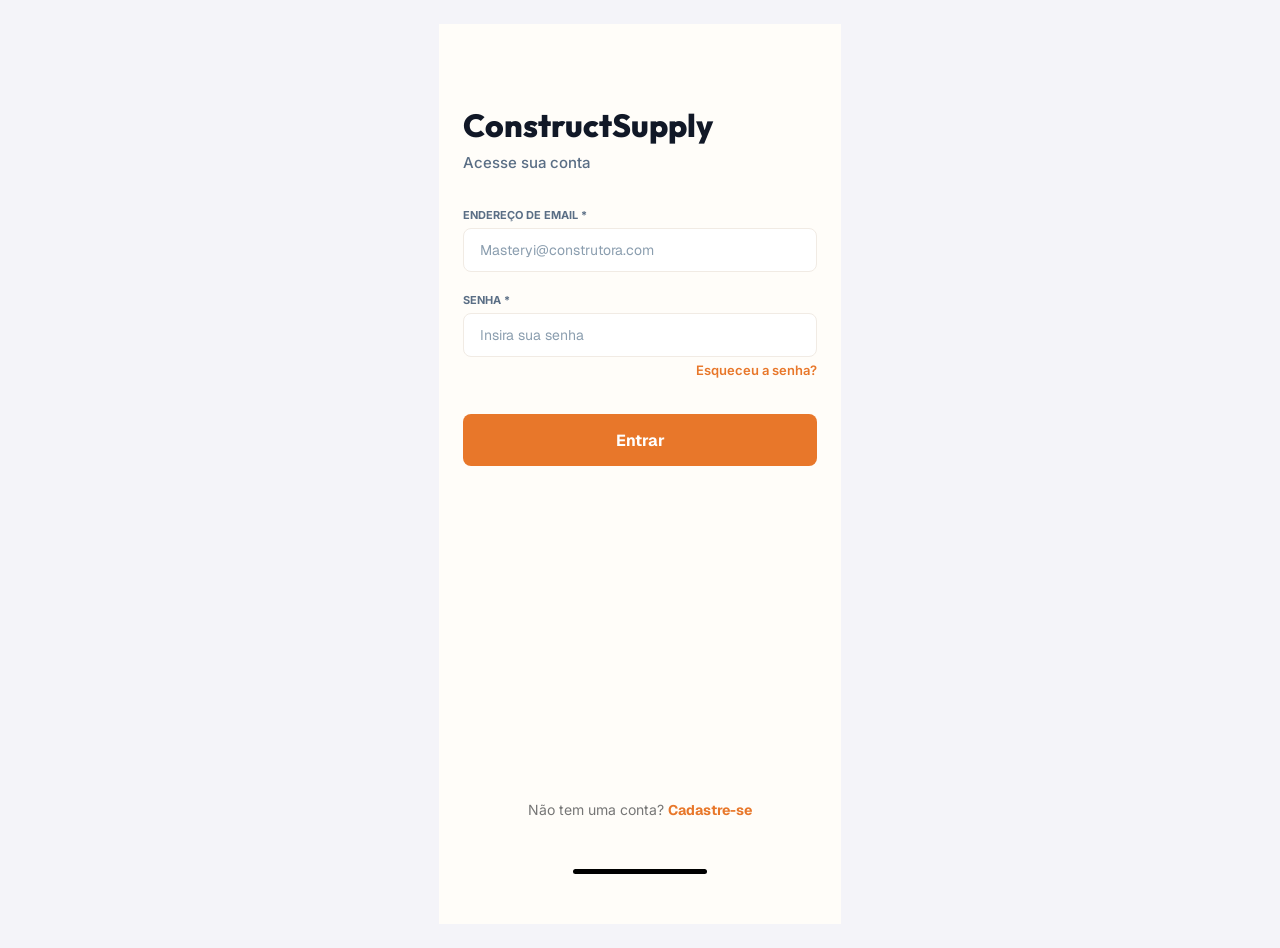
<file: index.html>
<!DOCTYPE html>
<html lang="pt-BR">
<head>
  <meta charset="UTF-8">
  <meta name="viewport" content="width=device-width, initial-scale=1.0">
  <title>ConstructSupply - Login</title>
  <link rel="stylesheet" href="style.css">
</head>
<body data-tela="index">

  <main class="entrar-conteiner">

    <!-- head -->
    <header class="entrar-cabecalho">
      <h1 class="marca-titulo">ConstructSupply</h1>
      <p class="subtitulo">Acesse sua conta</p>
    </header>

    <!-- forms de acesso -->
    <form class="entrar-formulario" action="#" method="POST" data-destino-envio="Entrar-selecao.html">
      <div class="grupo-campo">
        <label for="email">ENDEREÇO DE EMAIL *</label>
        <input type="email" id="email" name="email" placeholder="Masteryi@construtora.com" required>
      </div>

      <div class="grupo-campo">
        <label for="password">SENHA *</label>
        <input type="password" id="password" name="password" placeholder="Insira sua senha" required>
        <a href="#" class="esqueceu-senha" data-sem-destino="recuperacao-de-senha">Esqueceu a senha?</a>
      </div>

      <button type="submit" class="botao-entrar">Entrar</button>
    </form>

    <!-- rodapé -->
    <footer class="entrar-rodape">
      <p>Não tem uma conta? <a href="selecao-tipo-conta-cadastro.html" class="cadastro-link" data-ir-para="selecao-tipo-conta-cadastro.html">Cadastre-se</a></p>
    </footer>

  </main>

  <div class="risco-preto"></div>  <!-- não mexer nisso, só desbri que o risco preto é coisa do iphone depois que achei bonito e coloquei ele na tela, mas se brincar, se tu tirar ele tudo deve quebrar :p -->

  <script src="script.js" defer></script>
</body>
</html>
</file>
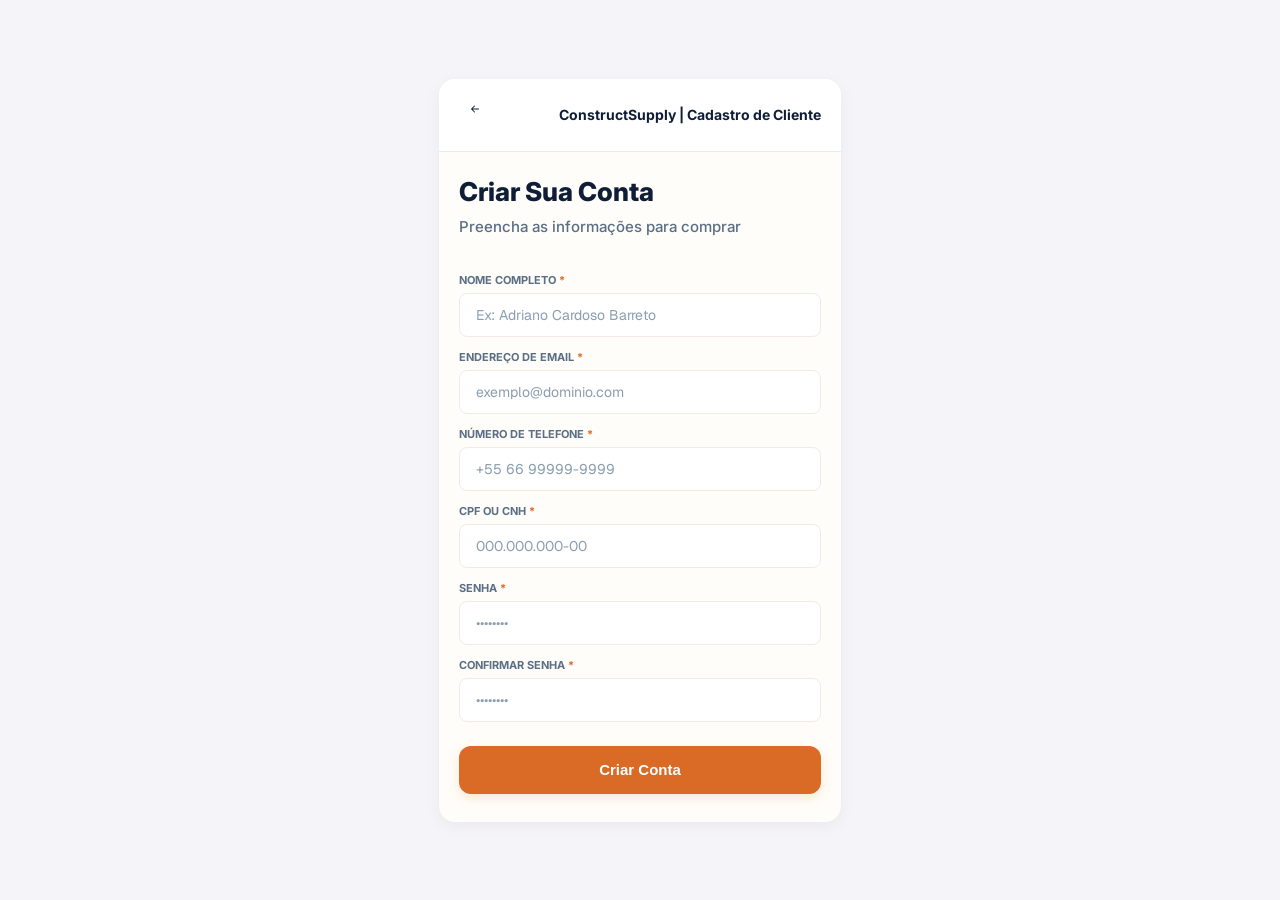
<file: cadastro-cliente.html>
<!DOCTYPE html>
<html lang="pt-BR">
<head>
  <meta charset="UTF-8">
  <meta name="viewport" content="width=device-width, initial-scale=1.0">
  <title>ConstructSupply | Cadastro de Cliente</title>
  <link rel="stylesheet" href="style.css">
</head>
<body data-tela="cadastro-cliente">

  <main class="cartao-conteiner">

    <!-- vai ser a barra superior e navegação -->
    <nav class="navegacao-superior">
      <button type="button" class="botao-voltar" aria-label="Voltar" data-voltar data-destino-alternativo="selecao-tipo-conta-cadastro.html"><svg xmlns="http://www.w3.org/2000/svg" width="16" height="16" fill="currentColor" class="bi bi-arrow-left-short" aria-hidden="true" viewBox="0 0 16 16">
  <path fill-rule="evenodd" d="M12 8a.5.5 0 0 1-.5.5H5.707l2.147 2.146a.5.5 0 0 1-.708.708l-3-3a.5.5 0 0 1 0-.708l3-3a.5.5 0 1 1 .708.708L5.707 7.5H11.5a.5.5 0 0 1 .5.5"/>
</svg></button>
      <span class="navegacao-titulo">ConstructSupply | Cadastro de Cliente</span>
    </nav>

    <!-- fica com o cabeçalho -->
    <header class="cartao-cabecalho">
      <h1 class="titulo">Criar Sua Conta</h1>
      <p class="subtitulo">Preencha as informações para comprar</p>
    </header>

    <!-- formulário dos cadastro -->
    <form class="cadastro-formulario" action="" method="POST" data-destino-envio="catalogo-marketplace-cliente.html">

      <div class="grupo-campo">
        <label for="nome">Nome Completo <span class="obrigatorio">*</span></label>
        <input type="text" id="nome" name="nome" placeholder="Ex: Adriano Cardoso Barreto" required>
      </div>

      <div class="grupo-campo">
        <label for="email">Endereço de Email <span class="obrigatorio">*</span></label>
        <input type="email" id="email" name="email" placeholder="exemplo@dominio.com" required>
      </div>

      <div class="grupo-campo">
        <label for="telefone">Número de Telefone <span class="obrigatorio">*</span></label>
        <input type="tel" id="telefone" name="telefone" placeholder="+55 66 99999-9999" required>
      </div>

      <div class="grupo-campo">
        <label for="documento">CPF ou CNH <span class="obrigatorio">*</span></label>
        <input type="text" id="documento" name="documento" placeholder="000.000.000-00" required>
      </div>

      <div class="grupo-campo">
        <label for="password">Senha <span class="obrigatorio">*</span></label>
        <input type="password" id="password" name="password" placeholder="••••••••" required>
      </div>

      <div class="grupo-campo">
        <label for="confirm-password">Confirmar Senha <span class="obrigatorio">*</span></label>
        <input type="password" id="confirm-password" name="confirm_password" placeholder="••••••••" required>
      </div>

      <!-- botão pra envia -->
      <button type="submit" class="botao-principal">Criar Conta</button>
    </form>

  </main>

  <script src="script.js" defer></script>
</body>
</html>
</file>
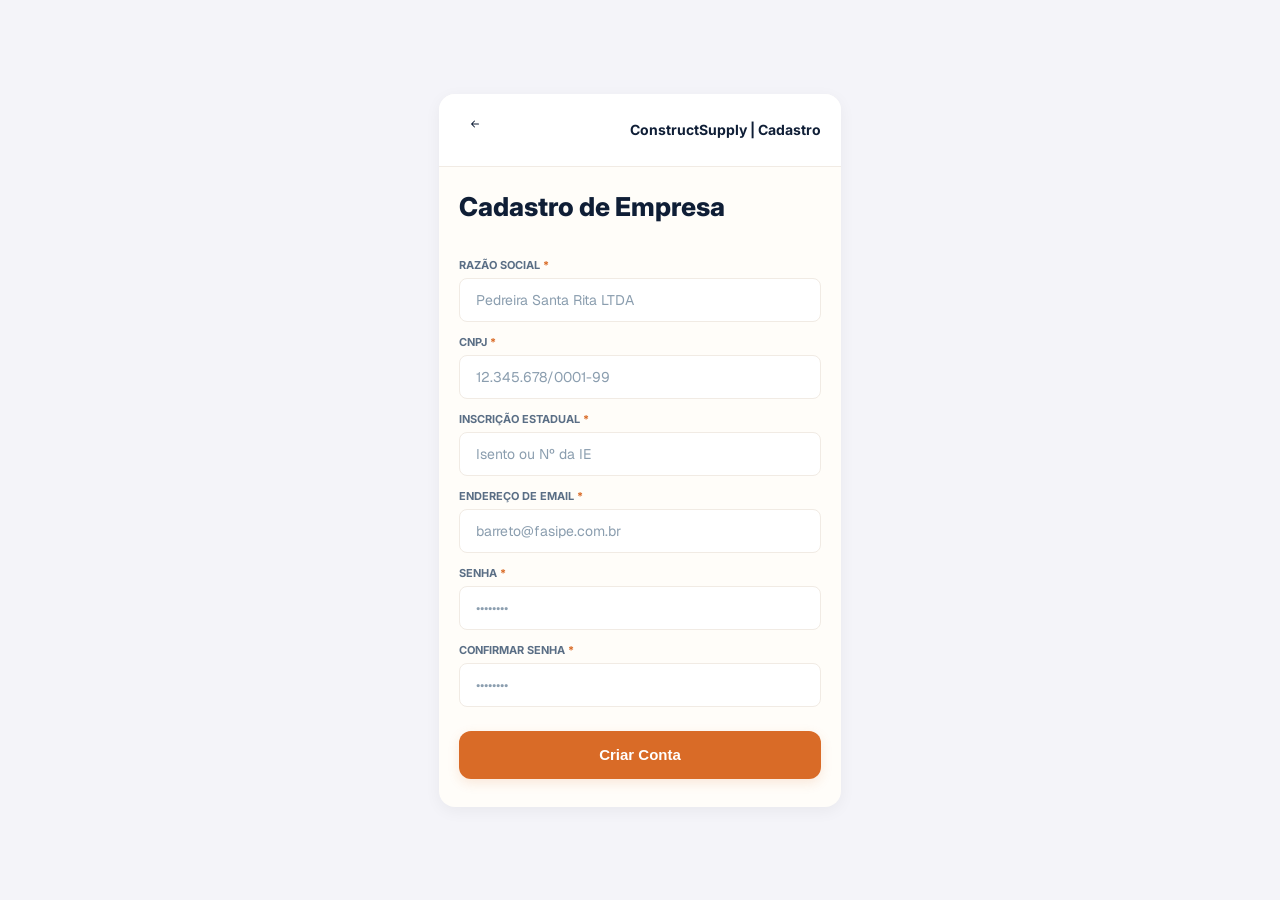
<file: cadastro-empresa.html>
<!DOCTYPE html>
<html lang="pt-BR">
<head>
  <meta charset="UTF-8">
  <meta name="viewport" content="width=device-width, initial-scale=1.0">
  <title>ConstructSupply | Cadastro de Empresa</title>
  <link rel="stylesheet" href="style.css">
</head>
<body data-tela="cadastro-empresa">

  <main class="cartao-conteiner">

    <!-- barra superior que que segura o nome da página não esquece qu etodos çao assim -->
    <nav class="navegacao-superior">
      <button type="button" class="botao-voltar" aria-label="Voltar" data-voltar data-destino-alternativo="selecao-tipo-conta-cadastro.html"><svg xmlns="http://www.w3.org/2000/svg" width="16" height="16" fill="currentColor" class="bi bi-arrow-left-short" aria-hidden="true" viewBox="0 0 16 16">
  <path fill-rule="evenodd" d="M12 8a.5.5 0 0 1-.5.5H5.707l2.147 2.146a.5.5 0 0 1-.708.708l-3-3a.5.5 0 0 1 0-.708l3-3a.5.5 0 1 1 .708.708L5.707 7.5H11.5a.5.5 0 0 1 .5.5"/>
</svg></button>
      <span class="navegacao-titulo">ConstructSupply | Cadastro</span>
    </nav>

    <!-- cabeçalho -->
    <header class="cartao-cabecalho">
      <h1 class="titulo">Cadastro de Empresa</h1>
    </header>

    <!-- formulário de cadastro pra empresa -->
    <form class="cadastro-formulario" action="#" method="POST" data-destino-envio="painel-lojista-empresa.html">

      <!-- razão social -->
      <div class="grupo-campo">
        <label for="razao-social">Razão Social <span class="obrigatorio">*</span></label>
        <input type="text" id="razao-social" name="razao_social" placeholder="Pedreira Santa Rita LTDA" required>
      </div>

      <div class="grupo-campo">
        <label for="cnpj">CNPJ <span class="obrigatorio">*</span></label>
        <input type="text" id="cnpj" name="cnpj" placeholder="12.345.678/0001-99" required>
      </div>

      <!-- inscrição estadual -->
      <div class="grupo-campo">
        <label for="ie">Inscrição Estadual <span class="obrigatorio">*</span></label>
        <input type="text" id="ie" name="inscricao_estadual" placeholder="Isento ou Nº da IE" required>
      </div>

      <!-- endereço de e - mail ou gmail, (pesquisa lá a diferença) -->
      <div class="grupo-campo">
        <label for="email">Endereço de Email <span class="obrigatorio">*</span></label>
        <input type="email" id="email" name="email" placeholder="barreto@fasipe.com.br" required>
      </div>

      <div class="grupo-campo">
        <label for="password">Senha <span class="obrigatorio">*</span></label>
        <input type="password" id="password" name="password" placeholder="••••••••" required>
      </div>

      <div class="grupo-campo">
        <label for="confirm-password">Confirmar Senha <span class="obrigatorio">*</span></label>
        <input type="password" id="confirm-password" name="confirm_password" placeholder="••••••••" required>
      </div>

      <!-- botão de apertar -->
      <button type="submit" class="botao-principal">Criar Conta</button>
    </form>

  </main>

  <script src="script.js" defer></script>
</body>
</html>
</file>
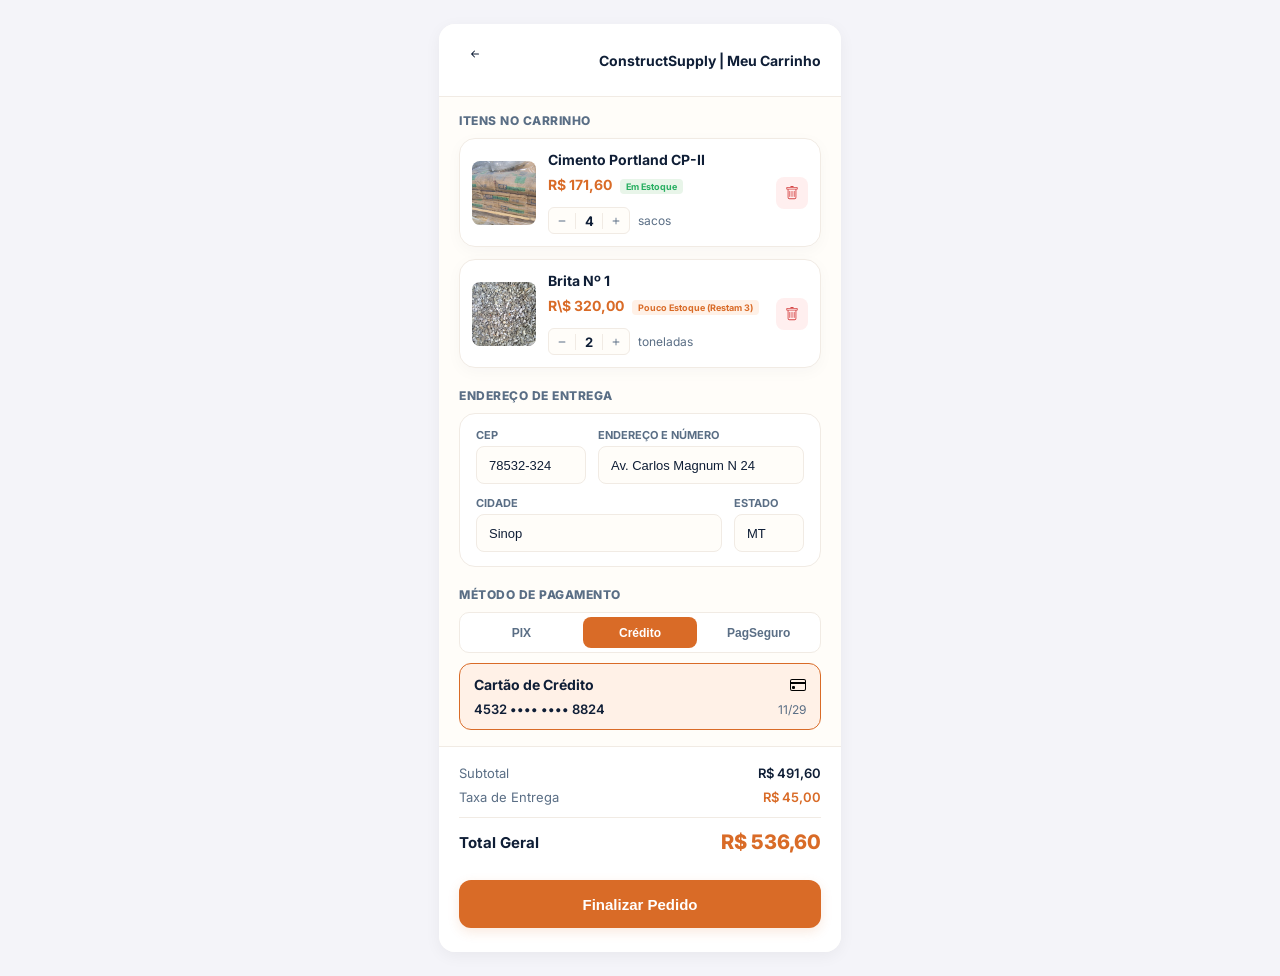
<file: carrinho-produtos-cliente.html>
<!DOCTYPE html>
<html lang="pt-BR">
<head>
  <meta charset="UTF-8">
  <meta name="viewport" content="width=device-width, initial-scale=1.0">
  <title>ConstructSupply | Meu Carrinho</title>
  <link rel="stylesheet" href="style.css">
</head>
<body data-tela="carrinho-produtos-cliente">

  <main class="cartao-conteiner">

    <!-- barra de navegação superior -->
    <nav class="navegacao-superior">
      <button type="button" class="botao-voltar" aria-label="Voltar" data-voltar data-destino-alternativo="catalogo-marketplace-cliente.html"><svg xmlns="http://www.w3.org/2000/svg" width="16" height="16" fill="currentColor" class="bi bi-arrow-left-short" aria-hidden="true" viewBox="0 0 16 16">
  <path fill-rule="evenodd" d="M12 8a.5.5 0 0 1-.5.5H5.707l2.147 2.146a.5.5 0 0 1-.708.708l-3-3a.5.5 0 0 1 0-.708l3-3a.5.5 0 1 1 .708.708L5.707 7.5H11.5a.5.5 0 0 1 .5.5"/>
</svg></button>
      <span class="navegacao-titulo">ConstructSupply | Meu Carrinho</span>
    </nav>

    <div class="carrinho-conteudo">

      <!-- seção: ytens no carinho -->
      <section>
        <h2 class="secao-selo-titulo">Itens no Carrinho</h2>

        <div class="carrinho-itens-lista">

          <article class="carrinho-item">
            <img src="imagens/cimento-portland.jpg" alt="Sacos de cimento Portland para construção" class="item-imagem">

            <div class="item-detalhes">
              <h3 class="item-nome">Cimento Portland CP-II</h3>

              <div class="item-preco-situacao">
                <span class="item-preco">R$ 171,60</span>
                <span class="situacao-etiqueta etiqueta-sucesso">Em Estoque</span>
              </div>

              <div class="item-quantidade-linha">
                <div class="quantidade-controle">
                  <button type="button" class="quantidade-botao" aria-label="Diminuir"><svg xmlns="http://www.w3.org/2000/svg" width="16" height="16" fill="currentColor" class="bi bi-dash" aria-hidden="true" viewBox="0 0 16 16">
  <path d="M4 8a.5.5 0 0 1 .5-.5h7a.5.5 0 0 1 0 1h-7A.5.5 0 0 1 4 8"/>
</svg></button>
                  <span class="quantidade-valor">4</span>
                  <button type="button" class="quantidade-botao" aria-label="Aumentar"><svg xmlns="http://www.w3.org/2000/svg" width="16" height="16" fill="currentColor" class="bi bi-plus" aria-hidden="true" viewBox="0 0 16 16">
  <path d="M8 4a.5.5 0 0 1 .5.5v3h3a.5.5 0 0 1 0 1h-3v3a.5.5 0 0 1-1 0v-3h-3a.5.5 0 0 1 0-1h3v-3A.5.5 0 0 1 8 4"/>
</svg></button>
                </div>
                <span class="unidade-rotulo">sacos</span>
              </div>
            </div>

            <button type="button" class="botao-remover" aria-label="Remover item">
              <svg xmlns="http://www.w3.org/2000/svg" width="16" height="16" fill="currentColor" class="bi bi-trash" aria-hidden="true" viewBox="0 0 16 16">
  <path d="M5.5 5.5A.5.5 0 0 1 6 6v6a.5.5 0 0 1-1 0V6a.5.5 0 0 1 .5-.5m2.5 0a.5.5 0 0 1 .5.5v6a.5.5 0 0 1-1 0V6a.5.5 0 0 1 .5-.5m3 .5a.5.5 0 0 0-1 0v6a.5.5 0 0 0 1 0z"/>
  <path d="M14.5 3a1 1 0 0 1-1 1H13v9a2 2 0 0 1-2 2H5a2 2 0 0 1-2-2V4h-.5a1 1 0 0 1-1-1V2a1 1 0 0 1 1-1H6a1 1 0 0 1 1-1h2a1 1 0 0 1 1 1h3.5a1 1 0 0 1 1 1zM4.118 4 4 4.059V13a1 1 0 0 0 1 1h6a1 1 0 0 0 1-1V4.059L11.882 4zM2.5 3h11V2h-11z"/>
</svg>
            </button>
          </article>

          <article class="carrinho-item">
            <img src="imagens/brita.jpg" alt="Brita de granulometria nº 1 para construção" class="item-imagem">

            <div class="item-detalhes">
              <h3 class="item-nome">Brita Nº 1</h3>

              <div class="item-preco-situacao">
                <span class="item-preco">R\$ 320,00</span>
                <span class="situacao-etiqueta etiqueta-aviso">Pouco Estoque (Restam 3)</span>
              </div>

              <div class="item-quantidade-linha">
                <div class="quantidade-controle">
                  <button type="button" class="quantidade-botao" aria-label="Diminuir"><svg xmlns="http://www.w3.org/2000/svg" width="16" height="16" fill="currentColor" class="bi bi-dash" aria-hidden="true" viewBox="0 0 16 16">
  <path d="M4 8a.5.5 0 0 1 .5-.5h7a.5.5 0 0 1 0 1h-7A.5.5 0 0 1 4 8"/>
</svg></button>
                  <span class="quantidade-valor">2</span>
                  <button type="button" class="quantidade-botao" aria-label="Aumentar"><svg xmlns="http://www.w3.org/2000/svg" width="16" height="16" fill="currentColor" class="bi bi-plus" aria-hidden="true" viewBox="0 0 16 16">
  <path d="M8 4a.5.5 0 0 1 .5.5v3h3a.5.5 0 0 1 0 1h-3v3a.5.5 0 0 1-1 0v-3h-3a.5.5 0 0 1 0-1h3v-3A.5.5 0 0 1 8 4"/>
</svg></button>
                </div>
                <span class="unidade-rotulo">toneladas</span>
              </div>
            </div>

            <button type="button" class="botao-remover" aria-label="Remover item">
              <svg xmlns="http://www.w3.org/2000/svg" width="16" height="16" fill="currentColor" class="bi bi-trash" aria-hidden="true" viewBox="0 0 16 16">
  <path d="M5.5 5.5A.5.5 0 0 1 6 6v6a.5.5 0 0 1-1 0V6a.5.5 0 0 1 .5-.5m2.5 0a.5.5 0 0 1 .5.5v6a.5.5 0 0 1-1 0V6a.5.5 0 0 1 .5-.5m3 .5a.5.5 0 0 0-1 0v6a.5.5 0 0 0 1 0z"/>
  <path d="M14.5 3a1 1 0 0 1-1 1H13v9a2 2 0 0 1-2 2H5a2 2 0 0 1-2-2V4h-.5a1 1 0 0 1-1-1V2a1 1 0 0 1 1-1H6a1 1 0 0 1 1-1h2a1 1 0 0 1 1 1h3.5a1 1 0 0 1 1 1zM4.118 4 4 4.059V13a1 1 0 0 0 1 1h6a1 1 0 0 0 1-1V4.059L11.882 4zM2.5 3h11V2h-11z"/>
</svg>
            </button>
          </article>
        </div>
      </section>

      <!-- seção: endereço pra enntrega -->
      <section>
        <h2 class="secao-selo-titulo">Endereço de Entrega</h2>

        <div class="endereco-caixa">
          <div class="formulario-linha">
            <div class="campo-entrada coluna-cep">
              <label for="cep">CEP</label>
              <input type="text" id="cep" value="78532-324" readonly>
            </div>
            <div class="campo-entrada coluna-endereco">
              <label for="address">Endereço e Número</label>
              <input type="text" id="address" value="Av. Carlos Magnum N 24" readonly>
            </div>
          </div>

          <div class="formulario-linha">
            <div class="campo-entrada coluna-cidade">
              <label for="city">Cidade</label>
              <input type="text" id="city" value="Sinop" readonly>
            </div>
            <div class="campo-entrada coluna-estado">
              <label for="uf">Estado</label>
              <input type="text" id="uf" value="MT" readonly>
            </div>
          </div>
        </div>
      </section>

      <!-- seção: nétodo de pagamento -->
      <section>
        <h2 class="secao-selo-titulo">Método de Pagamento</h2>

        <!-- seleciona o métodos -->
        <div class="pagamento-abas">
          <button type="button" class="aba-botao">PIX</button>
          <button type="button" class="aba-botao ativo">Crédito</button>
          <button type="button" class="aba-botao">PagSeguro</button>
        </div>

        <!-- cartão selecionado (lembar de colocar o icone certo do bots lá) -->
        <div class="ativo-cartao-previa">
          <div class="cartao-linha-superior">
            <span class="cartao-tipo">Cartão de Crédito</span>
            <svg xmlns="http://www.w3.org/2000/svg" width="16" height="16" fill="currentColor" class="bi bi-credit-card" aria-hidden="true" viewBox="0 0 16 16">
  <path d="M0 4a2 2 0 0 1 2-2h12a2 2 0 0 1 2 2v8a2 2 0 0 1-2 2H2a2 2 0 0 1-2-2zm2-1a1 1 0 0 0-1 1v1h14V4a1 1 0 0 0-1-1zm13 4H1v5a1 1 0 0 0 1 1h12a1 1 0 0 0 1-1z"/>
  <path d="M2 10a1 1 0 0 1 1-1h1a1 1 0 0 1 1 1v1a1 1 0 0 1-1 1H3a1 1 0 0 1-1-1z"/>
</svg>
          </div>
          <div class="cartao-linha-inferior">
            <span class="cartao-digitos">4532 •••• •••• 8824</span>
            <span class="cartao-validade">11/29</span>
          </div>
        </div>
      </section>

    </div>

    <!-- rodapé com valores e botão pra finalizar o pedido -->
    <footer class="pedido-resumo">
      <div class="resumo-linhas">
        <div class="resumo-linha">
          <span>Subtotal</span>
          <span class="valor-escuro">R$ 491,60</span>
        </div>
        <div class="resumo-linha">
          <span>Taxa de Entrega</span>
          <span class="valor-destaque">R$ 45,00</span>
        </div>
        <hr class="resumo-divisoria">
        <div class="resumo-linha total-linha">
          <span>Total Geral</span>
          <span class="total-preco">R$ 536,60</span>
        </div>
      </div>

      <button type="button" class="botao-principal" data-sem-destino="confirmacao-de-pedido">Finalizar Pedido</button>
    </footer>

  </main>

  <script src="script.js" defer></script>
</body>
</html>
</file>
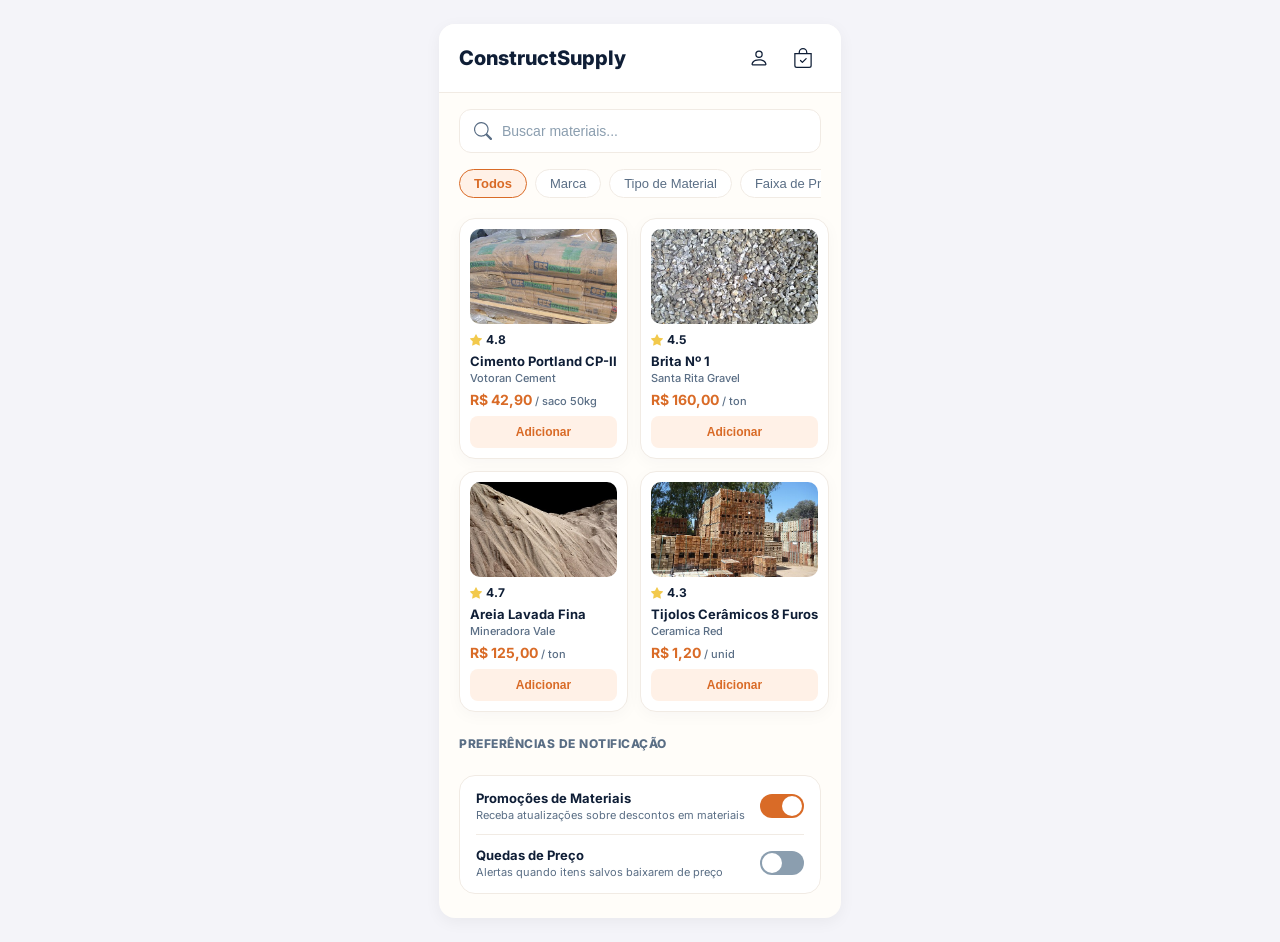
<file: catalogo-marketplace-cliente.html>
<!DOCTYPE html>
<html lang="pt-BR">
<head>
  <meta charset="UTF-8">
  <meta name="viewport" content="width=device-width, initial-scale=1.0">
  <title>ConstructSupply | Catálogo de Materiais</title>
  <link rel="stylesheet" href="style.css">
</head>
<body data-tela="catalogo-marketplace-cliente">

  <main class="cartao-conteiner">

    <!-- barra de cima primeira -->
    <header class="principal-cabecalho">
      <h1 class="logotipo-titulo">ConstructSupply</h1>
      <div class="cabecalho-acoes">
        <!-- icone perfil -->
        <a href="perfil-cliente.html" class="icone-botao" aria-label="Meu Perfil" data-ir-para="perfil-cliente.html">
          <svg xmlns="http://www.w3.org/2000/svg" width="16" height="16" fill="currentColor" class="bi bi-person" aria-hidden="true" viewBox="0 0 16 16">
  <path d="M8 8a3 3 0 1 0 0-6 3 3 0 0 0 0 6m2-3a2 2 0 1 1-4 0 2 2 0 0 1 4 0m4 8c0 1-1 1-1 1H3s-1 0-1-1 1-4 6-4 6 3 6 4m-1-.004c-.001-.246-.154-.986-.832-1.664C11.516 10.68 10.289 10 8 10s-3.516.68-4.168 1.332c-.678.678-.83 1.418-.832 1.664z"/>
</svg>
        </a>
        <!-- icone carrinho/sacola -->
        <button type="button" class="icone-botao" aria-label="Carrinho de Compras" data-ir-para="carrinho-produtos-cliente.html">
          <svg xmlns="http://www.w3.org/2000/svg" width="16" height="16" fill="currentColor" class="bi bi-bag-check" aria-hidden="true" viewBox="0 0 16 16">
  <path fill-rule="evenodd" d="M10.854 8.146a.5.5 0 0 1 0 .708l-3 3a.5.5 0 0 1-.708 0l-1.5-1.5a.5.5 0 0 1 .708-.708L7.5 10.793l2.646-2.647a.5.5 0 0 1 .708 0"/>
  <path d="M8 1a2.5 2.5 0 0 1 2.5 2.5V4h-5v-.5A2.5 2.5 0 0 1 8 1m3.5 3v-.5a3.5 3.5 0 1 0-7 0V4H1v10a2 2 0 0 0 2 2h10a2 2 0 0 0 2-2V4zM2 5h12v9a1 1 0 0 1-1 1H3a1 1 0 0 1-1-1z"/>
</svg>
        </button>
      </div>
    </header>

    <div class="catalogo-conteudo">

      <!-- campo de pesquisa -->
      <div class="busca-caixa">
        <svg xmlns="http://www.w3.org/2000/svg" width="16" height="16" fill="currentColor" class="bi bi-search" aria-hidden="true" viewBox="0 0 16 16">
  <path d="M11.742 10.344a6.5 6.5 0 1 0-1.397 1.398h-.001q.044.06.098.115l3.85 3.85a1 1 0 0 0 1.415-1.414l-3.85-3.85a1 1 0 0 0-.115-.1zM12 6.5a5.5 5.5 0 1 1-11 0 5.5 5.5 0 0 1 11 0"/>
</svg>
        <input type="search" placeholder="Buscar materiais..." aria-label="Buscar materiais">
      </div>

      <!-- piltros rápidos (Horizontal Scroll) -->
      <nav class="filtros-categoria" aria-label="Filtros de categoria">
        <button type="button" class="filtro ativo">Todos</button>
        <button type="button" class="filtro">Marca</button>
        <button type="button" class="filtro">Tipo de Material</button>
        <button type="button" class="filtro">Faixa de Preço</button>
      </nav>

      <!-- quadrado de Produtos -->
      <section class="produtos-grade" aria-label="Lista de produtos">

        <article class="item-cartao">
          <img src="imagens/cimento-portland.jpg" alt="Sacos de cimento Portland para construção" class="item-miniatura">
          <div class="item-corpo">
            <div class="avaliacao-selo">
              <svg xmlns="http://www.w3.org/2000/svg" width="16" height="16" fill="currentColor" class="bi bi-star-fill estrela-icone" aria-hidden="true" viewBox="0 0 16 16">
  <path d="M3.612 15.443c-.386.198-.824-.149-.746-.592l.83-4.73L.173 6.765c-.329-.314-.158-.888.283-.95l4.898-.696L7.538.792c.197-.39.73-.39.927 0l2.184 4.327 4.898.696c.441.064.612.636.282.95l-3.522 3.356.83 4.73c.078.443-.36.79-.746.592L8 13.187l-4.389 2.256z"/>
</svg>
              <span >4.8</span>
            </div>
            <h2 class="item-titulo">Cimento Portland CP-II</h2>
            <span class="item-marca">Votoran Cement</span>
            <p class="item-preco">R$ 42,90 <small>/ saco 50kg</small></p>
          </div>
          <button type="button" class="botao-adicionar">Adicionar</button>
        </article>

        <article class="item-cartao">
          <img src="imagens/brita.jpg" alt="Brita de granulometria nº 1 para construção" class="item-miniatura">
          <div class="item-corpo">
            <div class="avaliacao-selo">
              <svg xmlns="http://www.w3.org/2000/svg" width="16" height="16" fill="currentColor" class="bi bi-star-fill estrela-icone" aria-hidden="true" viewBox="0 0 16 16">
  <path d="M3.612 15.443c-.386.198-.824-.149-.746-.592l.83-4.73L.173 6.765c-.329-.314-.158-.888.283-.95l4.898-.696L7.538.792c.197-.39.73-.39.927 0l2.184 4.327 4.898.696c.441.064.612.636.282.95l-3.522 3.356.83 4.73c.078.443-.36.79-.746.592L8 13.187l-4.389 2.256z"/>
</svg>
              <span >4.5</span>
            </div>
            <h2 class="item-titulo">Brita Nº 1</h2>
            <span class="item-marca">Santa Rita Gravel</span>
            <p class="item-preco">R$ 160,00 <small>/ ton</small></p>
          </div>
          <button type="button" class="botao-adicionar">Adicionar</button>
        </article>

        <article class="item-cartao">
          <img src="imagens/areia-fina.jpg" alt="Pilha de areia fina lavada para construção" class="item-miniatura">
          <div class="item-corpo">
            <div class="avaliacao-selo">
              <svg xmlns="http://www.w3.org/2000/svg" width="16" height="16" fill="currentColor" class="bi bi-star-fill estrela-icone" aria-hidden="true" viewBox="0 0 16 16">
  <path d="M3.612 15.443c-.386.198-.824-.149-.746-.592l.83-4.73L.173 6.765c-.329-.314-.158-.888.283-.95l4.898-.696L7.538.792c.197-.39.73-.39.927 0l2.184 4.327 4.898.696c.441.064.612.636.282.95l-3.522 3.356.83 4.73c.078.443-.36.79-.746.592L8 13.187l-4.389 2.256z"/>
</svg>
              <span >4.7</span>
            </div>
            <h2 class="item-titulo">Areia Lavada Fina</h2>
            <span class="item-marca">Mineradora Vale</span>
            <p class="item-preco">R$ 125,00 <small>/ ton</small></p>
          </div>
          <button type="button" class="botao-adicionar">Adicionar</button>
        </article>

        <article class="item-cartao">
          <img src="imagens/tijolos-ceramicos.jpg" alt="Pilha de tijolos cerâmicos para construção" class="item-miniatura">
          <div class="item-corpo">
            <div class="avaliacao-selo">
              <svg xmlns="http://www.w3.org/2000/svg" width="16" height="16" fill="currentColor" class="bi bi-star-fill estrela-icone" aria-hidden="true" viewBox="0 0 16 16">
  <path d="M3.612 15.443c-.386.198-.824-.149-.746-.592l.83-4.73L.173 6.765c-.329-.314-.158-.888.283-.95l4.898-.696L7.538.792c.197-.39.73-.39.927 0l2.184 4.327 4.898.696c.441.064.612.636.282.95l-3.522 3.356.83 4.73c.078.443-.36.79-.746.592L8 13.187l-4.389 2.256z"/>
</svg>
              <span >4.3</span>
            </div>
            <h2 class="item-titulo">Tijolos Cerâmicos 8 Furos</h2>
            <span class="item-marca">Ceramica Red</span>
            <p class="item-preco">R$ 1,20 <small>/ unid</small></p>
          </div>
          <button type="button" class="botao-adicionar">Adicionar</button>
        </article>

      </section>

      <!-- preferências de notificação -->
      <section class="notificacao-secao">
        <h3 class="secao-titulo">Preferências de Notificação</h3>

        <div class="notificacao-cartao">
          <!-- item 1: promoções -->
          <div class="notificacao-item">
            <div class="notificacao-texto">
              <span class="notificacao-titulo">Promoções de Materiais</span>
              <span class="notificacao-descricao">Receba atualizações sobre descontos em materiais</span>
            </div>
            <label class="interruptor">
              <input type="checkbox" checked>
              <span class="deslizador"></span>
            </label>
          </div>

          <hr class="divisoria">

          <!-- item 2: quedas de preço -->
          <div class="notificacao-item">
            <div class="notificacao-texto">
              <span class="notificacao-titulo">Quedas de Preço</span>
              <span class="notificacao-descricao">Alertas quando itens salvos baixarem de preço</span>
            </div>
            <label class="interruptor">
              <input type="checkbox">
              <span class="deslizador"></span>
            </label>
          </div>
        </div>
      </section>

    </div>
  </main>

  <script src="script.js" defer></script>
</body>
</html>
</file>
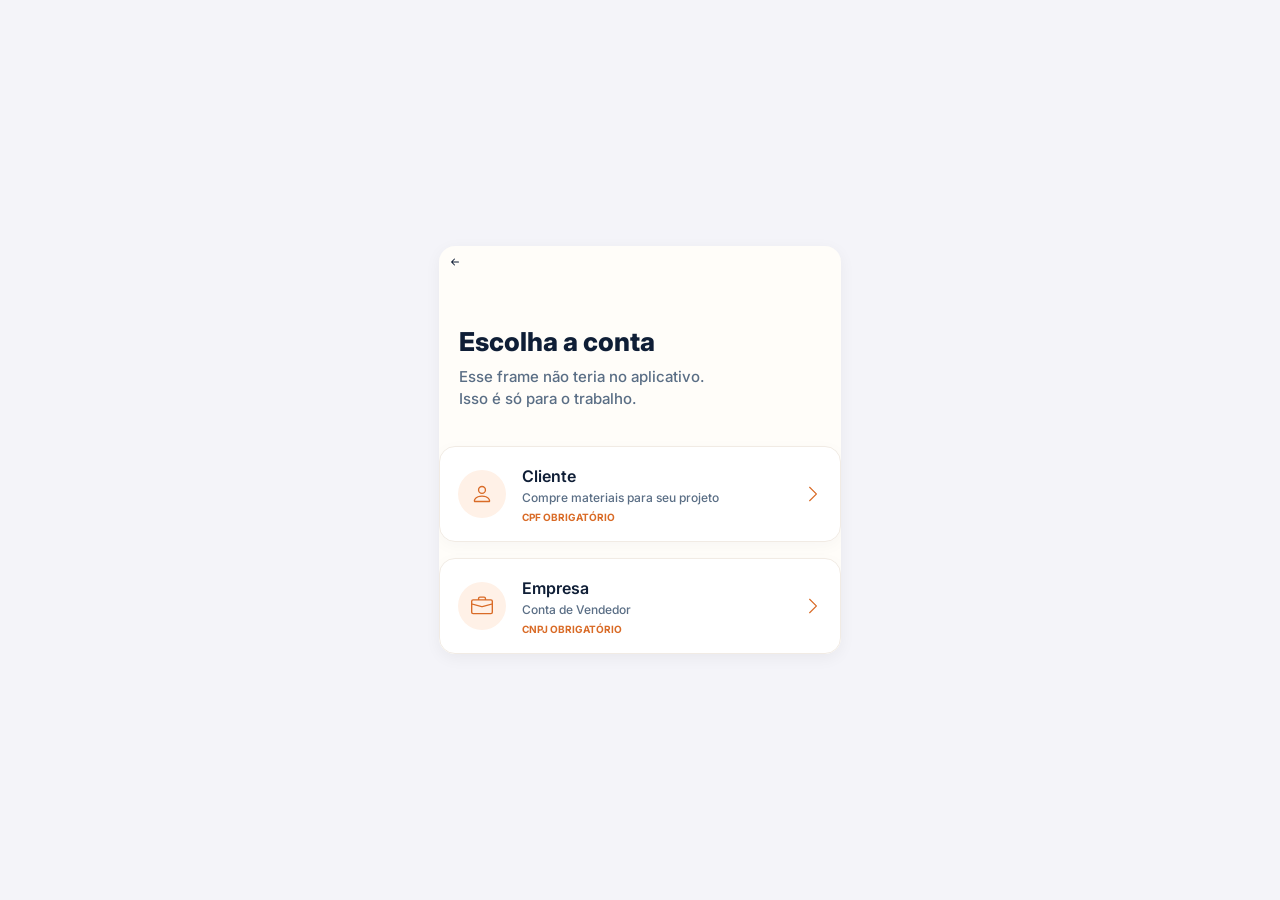
<file: Entrar-selecao.html>
<!DOCTYPE html>
<html lang="pt-BR">
<head>
  <meta charset="UTF-8">
  <meta name="viewport" content="width=device-width, initial-scale=1.0">
  <title>ConstructSupply | Escolha a Conta</title>
  <link rel="stylesheet" href="style.css">
</head>
<body data-tela="Entrar-selecao">

  <main class="cartao-conteiner">

    <!-- botão de voltar -->
    <nav class="navegacao-superior-simples">
      <button type="button" class="botao-voltar" aria-label="Voltar" data-voltar data-destino-alternativo="index.html"><svg xmlns="http://www.w3.org/2000/svg" width="16" height="16" fill="currentColor" class="bi bi-arrow-left-short" aria-hidden="true" viewBox="0 0 16 16">
  <path fill-rule="evenodd" d="M12 8a.5.5 0 0 1-.5.5H5.707l2.147 2.146a.5.5 0 0 1-.708.708l-3-3a.5.5 0 0 1 0-.708l3-3a.5.5 0 1 1 .708.708L5.707 7.5H11.5a.5.5 0 0 1 .5.5"/>
</svg></button>
    </nav>

    <!-- cabecalho -->
    <header class="cartao-cabecalho">
      <h1 class="titulo">Escolha a conta</h1>
      <p class="subtitulo">Esse frame não teria no aplicativo.<br>Isso é só para o trabalho.</p>
    </header>

    <!-- parte de navegar entre as contas existentes -->
    <section class="conta-selecao" aria-label="Opções de conta">

      <!-- o do cliente -->
      <a href="catalogo-marketplace-cliente.html" class="conta-cartao" data-ir-para="catalogo-marketplace-cliente.html">
        <div class="icone-circulo">
          <svg xmlns="http://www.w3.org/2000/svg" width="16" height="16" fill="currentColor" class="bi bi-person" aria-hidden="true" viewBox="0 0 16 16">
  <path d="M8 8a3 3 0 1 0 0-6 3 3 0 0 0 0 6m2-3a2 2 0 1 1-4 0 2 2 0 0 1 4 0m4 8c0 1-1 1-1 1H3s-1 0-1-1 1-4 6-4 6 3 6 4m-1-.004c-.001-.246-.154-.986-.832-1.664C11.516 10.68 10.289 10 8 10s-3.516.68-4.168 1.332c-.678.678-.83 1.418-.832 1.664z"/>
</svg>
        </div>

        <div class="conta-detalhes">
          <span class="conta-titulo">Cliente</span>
          <span class="conta-descricao">Compre materiais para seu projeto</span>
          <span class="conta-selo">CPF OBRIGATÓRIO</span>
        </div>

        <div class="seta-icone">
          <svg xmlns="http://www.w3.org/2000/svg" width="16" height="16" fill="currentColor" class="bi bi-chevron-right" aria-hidden="true" viewBox="0 0 16 16">
  <path fill-rule="evenodd" d="M4.646 1.646a.5.5 0 0 1 .708 0l6 6a.5.5 0 0 1 0 .708l-6 6a.5.5 0 0 1-.708-.708L10.293 8 4.646 2.354a.5.5 0 0 1 0-.708"/>
</svg>
        </div>
      </a>

      <!-- a da empresa -->
      <a href="gestao-pedidos-empresa.html" class="conta-cartao" data-ir-para="gestao-pedidos-empresa.html">
        <div class="icone-circulo">
          <svg xmlns="http://www.w3.org/2000/svg" width="16" height="16" fill="currentColor" class="bi bi-briefcase" aria-hidden="true" viewBox="0 0 16 16">
  <path d="M6.5 1A1.5 1.5 0 0 0 5 2.5V3H1.5A1.5 1.5 0 0 0 0 4.5v8A1.5 1.5 0 0 0 1.5 14h13a1.5 1.5 0 0 0 1.5-1.5v-8A1.5 1.5 0 0 0 14.5 3H11v-.5A1.5 1.5 0 0 0 9.5 1zm0 1h3a.5.5 0 0 1 .5.5V3H6v-.5a.5.5 0 0 1 .5-.5m1.886 6.914L15 7.151V12.5a.5.5 0 0 1-.5.5h-13a.5.5 0 0 1-.5-.5V7.15l6.614 1.764a1.5 1.5 0 0 0 .772 0M1.5 4h13a.5.5 0 0 1 .5.5v1.616L8.129 7.948a.5.5 0 0 1-.258 0L1 6.116V4.5a.5.5 0 0 1 .5-.5"/>
</svg>
        </div>

        <div class="conta-detalhes">
          <span class="conta-titulo">Empresa</span>
          <span class="conta-descricao">Conta de Vendedor</span>
          <span class="conta-selo">CNPJ OBRIGATÓRIO</span>
        </div>

        <div class="seta-icone">
          <svg xmlns="http://www.w3.org/2000/svg" width="16" height="16" fill="currentColor" class="bi bi-chevron-right" aria-hidden="true" viewBox="0 0 16 16">
  <path fill-rule="evenodd" d="M4.646 1.646a.5.5 0 0 1 .708 0l6 6a.5.5 0 0 1 0 .708l-6 6a.5.5 0 0 1-.708-.708L10.293 8 4.646 2.354a.5.5 0 0 1 0-.708"/>
</svg>
        </div>
      </a>

    </section>

  </main>

  <script src="script.js" defer></script>
</body>
</html>
</file>
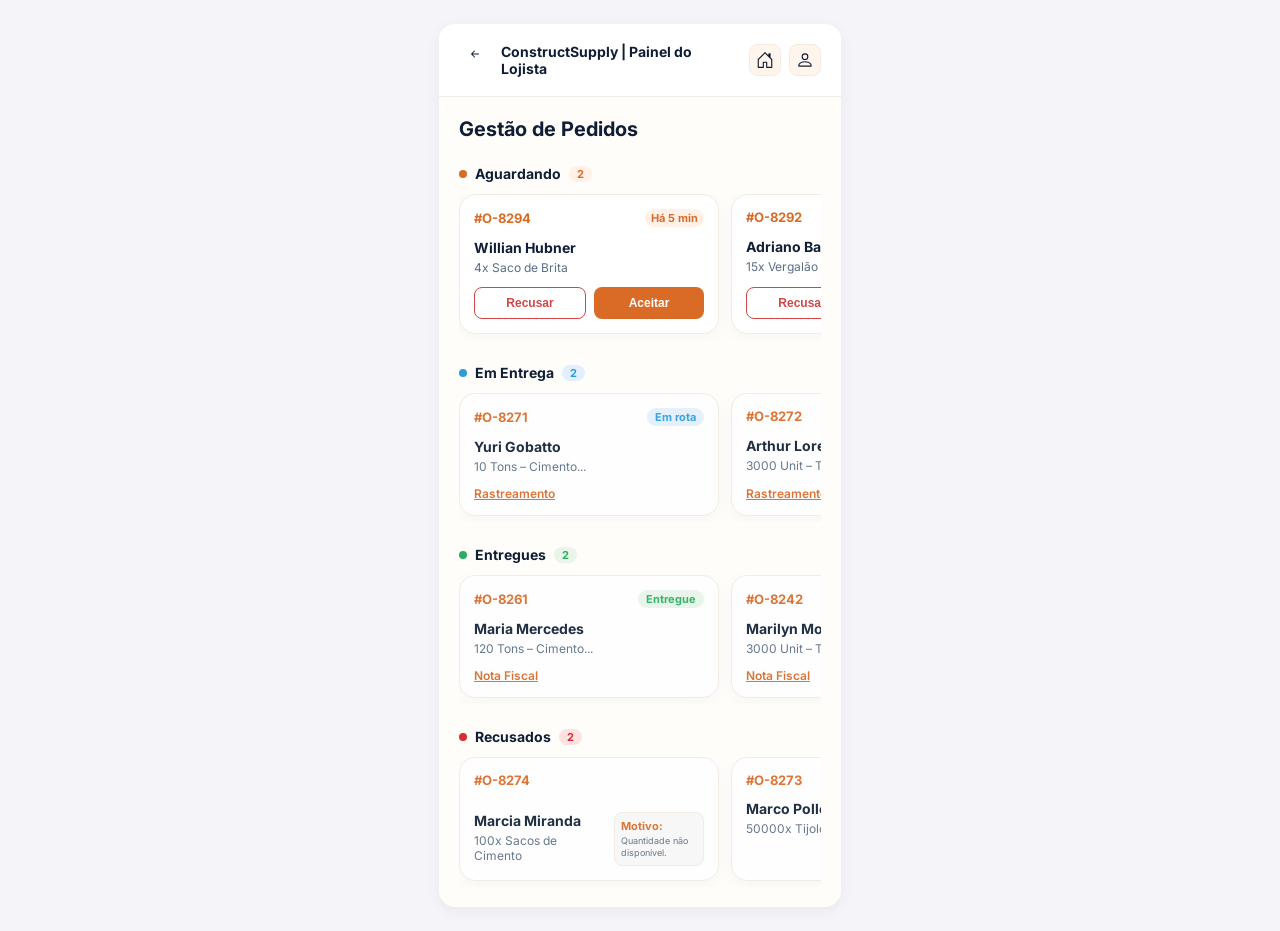
<file: gestao-pedidos-empresa.html>
<!DOCTYPE html>
<html lang="pt-BR">
<head>
  <meta charset="UTF-8">
  <meta name="viewport" content="width=device-width, initial-scale=1.0">
  <title>ConstructSupply | Gestão de Pedidos</title>
  <link rel="stylesheet" href="style.css">
</head>
<body data-tela="gestao-pedidos-empresa">

  <main class="cartao-conteiner">

    <!-- barra superior -->
    <header class="navegacao-superior">
      <div class="navegacao-titulo-grupo">
        <button type="button" class="botao-voltar" aria-label="Voltar" data-voltar data-destino-alternativo="Entrar-selecao.html"><svg xmlns="http://www.w3.org/2000/svg" width="16" height="16" fill="currentColor" class="bi bi-arrow-left-short" aria-hidden="true" viewBox="0 0 16 16">
  <path fill-rule="evenodd" d="M12 8a.5.5 0 0 1-.5.5H5.707l2.147 2.146a.5.5 0 0 1-.708.708l-3-3a.5.5 0 0 1 0-.708l3-3a.5.5 0 1 1 .708.708L5.707 7.5H11.5a.5.5 0 0 1 .5.5"/>
</svg></button>
        <span class="navegacao-titulo">ConstructSupply | Painel do Lojista</span>
      </div>

      <div class="superior-acoes">
        <!-- painel de produtos -->
        <a href="painel-lojista-empresa.html" class="acao-botao" aria-label="Painel de produtos do lojista" data-ir-para="painel-lojista-empresa.html">
          <svg xmlns="http://www.w3.org/2000/svg" width="16" height="16" fill="currentColor" class="bi bi-house-door" aria-hidden="true" viewBox="0 0 16 16">
  <path d="M8.354 1.146a.5.5 0 0 0-.708 0l-6 6A.5.5 0 0 0 1.5 7.5v7a.5.5 0 0 0 .5.5h4.5a.5.5 0 0 0 .5-.5v-4h2v4a.5.5 0 0 0 .5.5H14a.5.5 0 0 0 .5-.5v-7a.5.5 0 0 0-.146-.354L13 5.793V2.5a.5.5 0 0 0-.5-.5h-1a.5.5 0 0 0-.5.5v1.293zM2.5 14V7.707l5.5-5.5 5.5 5.5V14H10v-4a.5.5 0 0 0-.5-.5h-3a.5.5 0 0 0-.5.5v4z"/>
</svg>
        </a>
        <!-- perfil -->
        <a href="perfil-lojista.html" class="acao-botao" aria-label="Perfil do Lojista" data-ir-para="perfil-lojista.html">
          <svg xmlns="http://www.w3.org/2000/svg" width="16" height="16" fill="currentColor" class="bi bi-person" aria-hidden="true" viewBox="0 0 16 16">
  <path d="M8 8a3 3 0 1 0 0-6 3 3 0 0 0 0 6m2-3a2 2 0 1 1-4 0 2 2 0 0 1 4 0m4 8c0 1-1 1-1 1H3s-1 0-1-1 1-4 6-4 6 3 6 4m-1-.004c-.001-.246-.154-.986-.832-1.664C11.516 10.68 10.289 10 8 10s-3.516.68-4.168 1.332c-.678.678-.83 1.418-.832 1.664z"/>
</svg>
        </a>
      </div>
    </header>

    <div class="pedidos-conteudo">
      <h1 class="pagina-titulo">Gestão de Pedidos</h1>

      <!-- seção do  aguardando -->
      <section class="pedido-coluna">
        <div class="coluna-cabecalho">
          <div class="situacao-indicador">
            <span class="ponto ponto-aguardando"></span>
            <h2 class="coluna-titulo">Aguardando</h2>
          </div>
          <span class="selo selo-aguardando">2</span>
        </div>

        <div class="cartoes-rolagem-conteiner">

          <article class="pedido-cartao">
            <div class="cartao-superior">
              <span class="pedido-identificador">#O-8294</span>
              <span class="pedido-tempo tempo-destacado">Há 5 min</span>
            </div>
            <div class="cartao-informacoes">
              <h3 class="cliente-nome">Willian Hubner</h3>
              <p class="pedido-itens">4x Saco de Brita</p>
            </div>
            <div class="cartao-acoes">
              <button type="button" class="botao-recusar">Recusar</button>
              <button type="button" class="botao-aceitar">Aceitar</button>
            </div>
          </article>

          <article class="pedido-cartao">
            <div class="cartao-superior">
              <span class="pedido-identificador">#O-8292</span>
              <span class="pedido-tempo">Há 12 min</span>
            </div>
            <div class="cartao-informacoes">
              <h3 class="cliente-nome">Adriano Barreto</h3>
              <p class="pedido-itens">15x Vergalão</p>
            </div>
            <div class="cartao-acoes">
              <button type="button" class="botao-recusar">Recusar</button>
              <button type="button" class="botao-aceitar">Aceitar</button>
            </div>
          </article>
        </div>
      </section>

      <!-- seção do  em entriga -->
      <section class="pedido-coluna">
        <div class="coluna-cabecalho">
          <div class="situacao-indicador">
            <span class="ponto ponto-entrega"></span>
            <h2 class="coluna-titulo">Em Entrega</h2>
          </div>
          <span class="selo selo-entrega">2</span>
        </div>

        <div class="cartoes-rolagem-conteiner">

          <article class="pedido-cartao cartao-atenuado">
            <div class="cartao-superior">
              <span class="pedido-identificador">#O-8271</span>
              <span class="selo-situacao selo-entrega">Em rota</span>
            </div>
            <div class="cartao-informacoes">
              <h3 class="cliente-nome">Yuri Gobatto</h3>
              <p class="pedido-itens">10 Tons – Cimento...</p>
            </div>
            <a href="#" class="cartao-link" data-sem-destino="acao-sem-tela">Rastreamento</a>
          </article>

          <article class="pedido-cartao cartao-atenuado">
            <div class="cartao-superior">
              <span class="pedido-identificador">#O-8272</span>
              <span class="pedido-tempo">Em rota</span>
            </div>
            <div class="cartao-informacoes">
              <h3 class="cliente-nome">Arthur Lorenzi</h3>
              <p class="pedido-itens">3000 Unit – Tijolo...</p>
            </div>
            <a href="#" class="cartao-link" data-sem-destino="acao-sem-tela">Rastreamento</a>
          </article>
        </div>
      </section>

      <!-- seção dos entregues -->
      <section class="pedido-coluna">
        <div class="coluna-cabecalho">
          <div class="situacao-indicador">
            <span class="ponto ponto-sucesso"></span>
            <h2 class="coluna-titulo">Entregues</h2>
          </div>
          <span class="selo selo-sucesso">2</span>
        </div>

        <div class="cartoes-rolagem-conteiner">

          <article class="pedido-cartao cartao-atenuado">
            <div class="cartao-superior">
              <span class="pedido-identificador">#O-8261</span>
              <span class="selo-situacao selo-sucesso">Entregue</span>
            </div>
            <div class="cartao-informacoes">
              <h3 class="cliente-nome">Maria Mercedes</h3>
              <p class="pedido-itens">120 Tons – Cimento...</p>
            </div>
            <a href="#" class="cartao-link" data-sem-destino="acao-sem-tela">Nota Fiscal</a>
          </article>

          <article class="pedido-cartao cartao-atenuado">
            <div class="cartao-superior">
              <span class="pedido-identificador">#O-8242</span>
              <span class="selo-situacao selo-sucesso">Entregue</span>
            </div>
            <div class="cartao-informacoes">
              <h3 class="cliente-nome">Marilyn Monroe</h3>
              <p class="pedido-itens">3000 Unit – Tijolo...</p>
            </div>
            <a href="#" class="cartao-link" data-sem-destino="acao-sem-tela">Nota Fiscal</a>
          </article>
        </div>
      </section>

      <!-- seção dos recusados -->
      <section class="pedido-coluna">
        <div class="coluna-cabecalho">
          <div class="situacao-indicador">
            <span class="ponto ponto-recusado"></span>
            <h2 class="coluna-titulo">Recusados</h2>
          </div>
          <span class="selo selo-recusado">2</span>
        </div>

        <div class="cartoes-rolagem-conteiner">

          <article class="pedido-cartao cartao-atenuado">
            <div class="cartao-superior">
              <span class="pedido-identificador">#O-8274</span>
            </div>
            <div class="cartao-informacoes-dividido">
              <div class="informacoes-esquerda">
                <h3 class="cliente-nome">Marcia Miranda</h3>
                <p class="pedido-itens">100x Sacos de Cimento</p>
              </div>
              <div class="motivo-caixa">
                <span class="motivo-titulo">Motivo:</span>
                <p class="motivo-descricao">Quantidade não disponível.</p>
              </div>
            </div>
          </article>

          <article class="pedido-cartao cartao-atenuado">
            <div class="cartao-superior">
              <span class="pedido-identificador">#O-8273</span>
            </div>
            <div class="cartao-informacoes-dividido">
              <div class="informacoes-esquerda">
                <h3 class="cliente-nome">Marco Pollo</h3>
                <p class="pedido-itens">50000x Tijolo.</p>
              </div>
              <div class="motivo-caixa">
                <span class="motivo-titulo">Motivo:</span>
                <p class="motivo-descricao">não vendemos para esse tipo de cliente.</p> <!-- cliente petista detectado! (brincadeira) -->
              </div>
            </div>
          </article>
        </div>
      </section>

    </div>
  </main>

  <script src="script.js" defer></script>
</body>
</html>
</file>
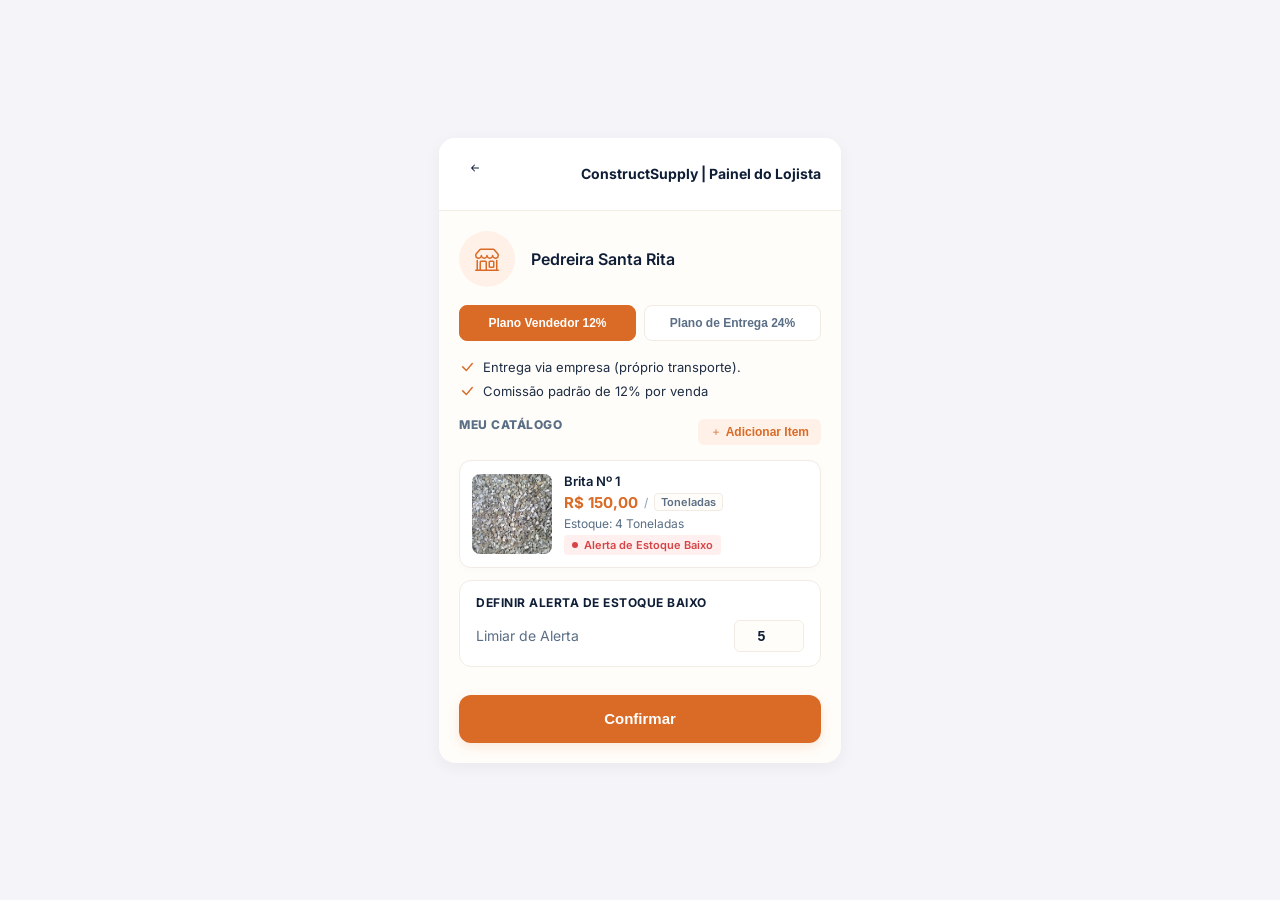
<file: painel-lojista-empresa.html>
<!DOCTYPE html>
<html lang="pt-BR">
<head>
  <meta charset="UTF-8">
  <meta name="viewport" content="width=device-width, initial-scale=1.0">
  <title>ConstructSupply | Painel do Lojista</title>
  <link rel="stylesheet" href="style.css">
</head>
<body data-tela="painel-lojista-empresa">

  <main class="cartao-conteiner">

    <!-- barra de mavegação -->
    <nav class="navegacao-superior">
      <button type="button" class="botao-voltar" aria-label="Voltar" data-voltar data-destino-alternativo="Entrar-selecao.html"><svg xmlns="http://www.w3.org/2000/svg" width="16" height="16" fill="currentColor" class="bi bi-arrow-left-short" aria-hidden="true" viewBox="0 0 16 16">
  <path fill-rule="evenodd" d="M12 8a.5.5 0 0 1-.5.5H5.707l2.147 2.146a.5.5 0 0 1-.708.708l-3-3a.5.5 0 0 1 0-.708l3-3a.5.5 0 1 1 .708.708L5.707 7.5H11.5a.5.5 0 0 1 .5.5"/>
</svg></button>
      <span class="navegacao-titulo">ConstructSupply | Painel do Lojista</span>
    </nav>

    <div class="painel-conteudo">

      <!-- identificação da loja -->
      <header class="loja-cabecalho">
        <div class="loja-avatar">
          <svg xmlns="http://www.w3.org/2000/svg" width="16" height="16" fill="currentColor" class="bi bi-shop" aria-hidden="true" viewBox="0 0 16 16">
  <path d="M2.97 1.35A1 1 0 0 1 3.73 1h8.54a1 1 0 0 1 .76.35l2.609 3.044A1.5 1.5 0 0 1 16 5.37v.255a2.375 2.375 0 0 1-4.25 1.458A2.37 2.37 0 0 1 9.875 8 2.37 2.37 0 0 1 8 7.083 2.37 2.37 0 0 1 6.125 8a2.37 2.37 0 0 1-1.875-.917A2.375 2.375 0 0 1 0 5.625V5.37a1.5 1.5 0 0 1 .361-.976zm1.78 4.275a1.375 1.375 0 0 0 2.75 0 .5.5 0 0 1 1 0 1.375 1.375 0 0 0 2.75 0 .5.5 0 0 1 1 0 1.375 1.375 0 1 0 2.75 0V5.37a.5.5 0 0 0-.12-.325L12.27 2H3.73L1.12 5.045A.5.5 0 0 0 1 5.37v.255a1.375 1.375 0 0 0 2.75 0 .5.5 0 0 1 1 0M1.5 8.5A.5.5 0 0 1 2 9v6h1v-5a1 1 0 0 1 1-1h3a1 1 0 0 1 1 1v5h6V9a.5.5 0 0 1 1 0v6h.5a.5.5 0 0 1 0 1H.5a.5.5 0 0 1 0-1H1V9a.5.5 0 0 1 .5-.5M4 15h3v-5H4zm5-5a1 1 0 0 1 1-1h2a1 1 0 0 1 1 1v3a1 1 0 0 1-1 1h-2a1 1 0 0 1-1-1zm3 0h-2v3h2z"/>
</svg>
        </div>
        <h1 class="loja-nome">Pedreira Santa Rita</h1>
      </header>

      <!-- alternar de plano do lojista tipo, vendeu com o prorio entregador ou sem -->
      <section class="plano-seletor">
        <button type="button" class="plano-botao ativo" data-sem-destino="configuracao-de-plano">Plano Vendedor 12%</button>
        <button type="button" class="plano-botao" data-sem-destino="configuracao-de-plano">Plano de Entrega 24%</button>
      </section>

      <!-- lista de benefícios do plano -->
      <ul class="plano-beneficios">
        <li>
          <svg xmlns="http://www.w3.org/2000/svg" width="16" height="16" fill="currentColor" class="bi bi-check-lg verificacao-icone" aria-hidden="true" viewBox="0 0 16 16">
  <path d="M12.736 3.97a.733.733 0 0 1 1.047 0c.286.289.29.756.01 1.05L7.88 12.01a.733.733 0 0 1-1.065.02L3.217 8.384a.757.757 0 0 1 0-1.06.733.733 0 0 1 1.047 0l3.052 3.093 5.4-6.425z"/>
</svg>
          <span>Entrega via empresa (próprio transporte).</span>
        </li>
        <li>
          <svg xmlns="http://www.w3.org/2000/svg" width="16" height="16" fill="currentColor" class="bi bi-check-lg verificacao-icone" aria-hidden="true" viewBox="0 0 16 16">
  <path d="M12.736 3.97a.733.733 0 0 1 1.047 0c.286.289.29.756.01 1.05L7.88 12.01a.733.733 0 0 1-1.065.02L3.217 8.384a.757.757 0 0 1 0-1.06.733.733 0 0 1 1.047 0l3.052 3.093 5.4-6.425z"/>
</svg>
          <span>Comissão padrão de 12% por venda</span>
        </li>
      </ul>

      <!-- seção do catálogo é pra mostrar seu produtos que podem ser adicionados -->
      <section class="catalogo-secao">
        <div class="secao-cabecalho">
          <h2 class="secao-titulo">Meu Catálogo</h2>
          <button type="button" class="botao-adicionar-item" data-sem-destino="adicionar-item"><svg xmlns="http://www.w3.org/2000/svg" width="16" height="16" fill="currentColor" class="bi bi-plus" aria-hidden="true" viewBox="0 0 16 16">
  <path d="M8 4a.5.5 0 0 1 .5.5v3h3a.5.5 0 0 1 0 1h-3v3a.5.5 0 0 1-1 0v-3h-3a.5.5 0 0 1 0-1h3v-3A.5.5 0 0 1 8 4"/>
</svg> Adicionar Item</button>
        </div>

        <!-- card do produto -->
        <article class="produto-cartao">
          <img class="produto-imagem" src="imagens/brita.jpg" alt="Brita de granulometria nº 1 para construção">

          <div class="produto-detalhes">
            <h3 class="produto-nome">Brita Nº 1</h3>

            <div class="preco-linha">
              <span class="produto-preco">R$ 150,00</span>
              <span class="preco-divisoria">/</span>
              <span class="unidade-selo">Toneladas</span>
            </div>

            <p class="estoque-informacoes">Estoque: 4 Toneladas</p>

            <div class="alerta-selo">
              <span class="situacao-ponto"></span>
              <span>Alerta de Estoque Baixo</span>
            </div>
          </div>
        </article>

        <!-- card: configuração de alerta do limiar do estoque baixo -->
        <div class="configuracao-cartao">
          <h3 class="configuracao-titulo">Definir Alerta de Estoque Baixo</h3>
          <div class="configuracao-linha">
            <label for="threshold-input">Limiar de Alerta</label>
            <input type="number" id="threshold-input" class="limiar-campo" value="5" min="1">
          </div>
        </div>
      </section>

      <!-- botão que confirma -->
      <button type="button" class="botao-principal" data-ir-para="gestao-pedidos-empresa.html">Confirmar</button>

    </div>
  </main>

  <script src="script.js" defer></script>
</body>
</html>
</file>
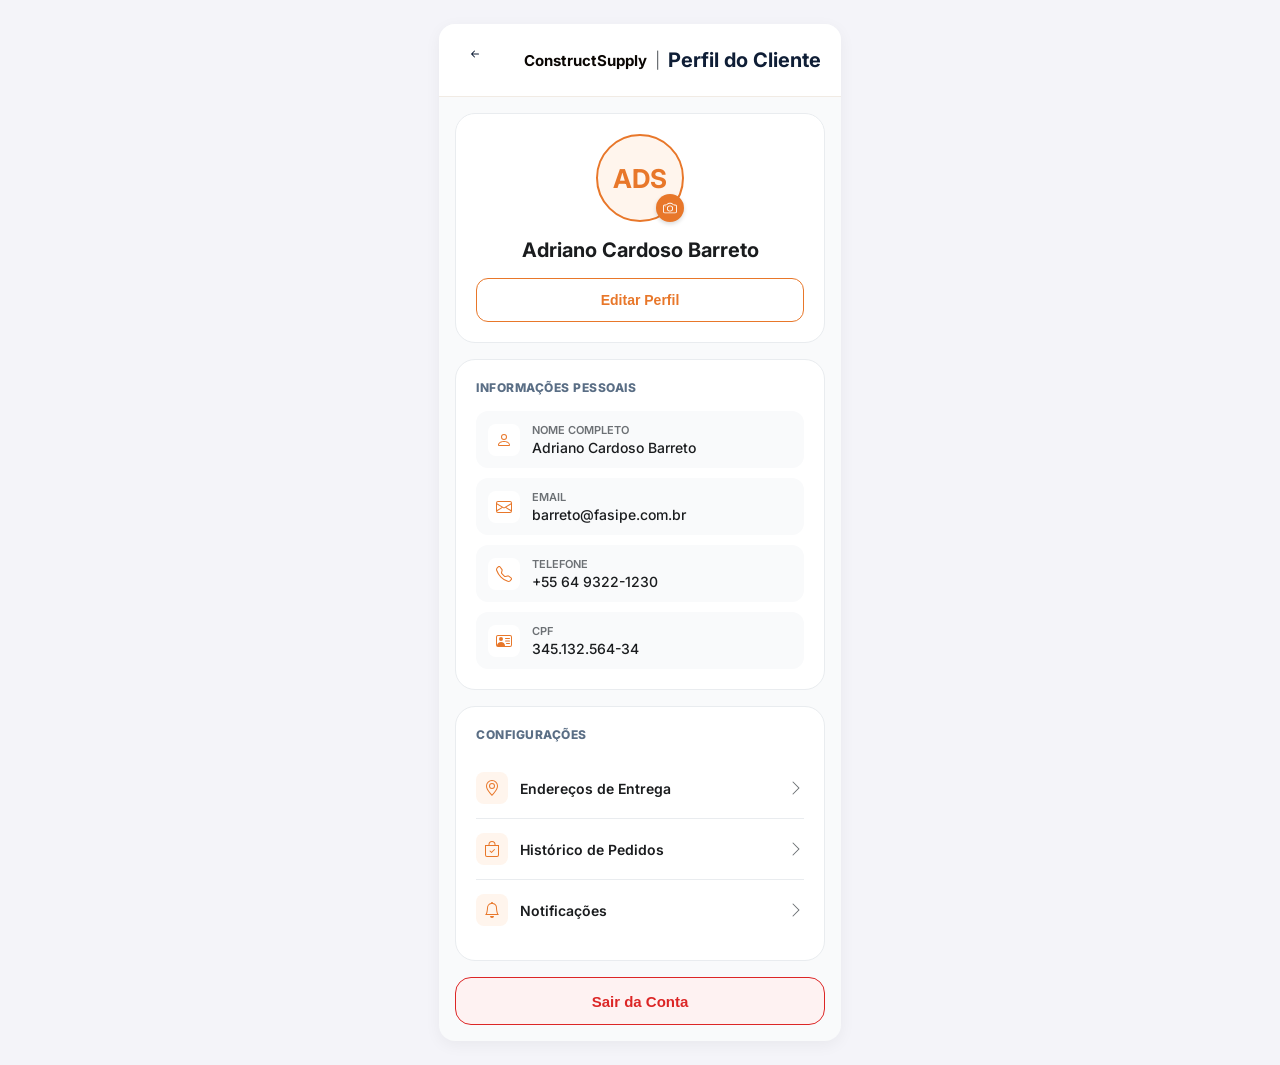
<file: perfil-cliente.html>
<!DOCTYPE html>
<html lang="pt-BR">
<head>
  <meta charset="UTF-8">
  <meta name="viewport" content="width=device-width, initial-scale=1.0">
  <title>ConstructSupply | Perfil do Cliente</title>
  <link rel="stylesheet" href="style.css">
</head>
<body data-tela="perfil-cliente">

  <main class="cartao-conteiner">

    <!-- barra superior -->
    <nav class="navegacao-superior">
      <button type="button" class="botao-voltar" aria-label="Voltar" data-voltar data-destino-alternativo="catalogo-marketplace-cliente.html"><svg xmlns="http://www.w3.org/2000/svg" width="16" height="16" fill="currentColor" class="bi bi-arrow-left-short" aria-hidden="true" viewBox="0 0 16 16">
  <path fill-rule="evenodd" d="M12 8a.5.5 0 0 1-.5.5H5.707l2.147 2.146a.5.5 0 0 1-.708.708l-3-3a.5.5 0 0 1 0-.708l3-3a.5.5 0 1 1 .708.708L5.707 7.5H11.5a.5.5 0 0 1 .5.5"/>
</svg></button>
      <div class="navegacao-marca">
        <span class="marca-nome">ConstructSupply</span>
        <span class="marca-divisoria">|</span>
        <span class="pagina-titulo">Perfil do Cliente</span>
      </div>
    </nav>

    <div class="perfil-conteudo">

      <!-- card principal da foto e nome -->
      <section class="perfil-cartao usuario-cabecalho-cartao">
        <div class="avatar-conteiner">
          <div class="avatar">ADS</div>
          <button type="button" class="avatar-selo" aria-label="Alterar foto" data-sem-destino="alteracao-de-imagem">
            <svg xmlns="http://www.w3.org/2000/svg" width="16" height="16" fill="currentColor" class="bi bi-camera" aria-hidden="true" viewBox="0 0 16 16">
  <path d="M15 12a1 1 0 0 1-1 1H2a1 1 0 0 1-1-1V6a1 1 0 0 1 1-1h1.172a3 3 0 0 0 2.12-.879l.83-.828A1 1 0 0 1 6.827 3h2.344a1 1 0 0 1 .707.293l.828.828A3 3 0 0 0 12.828 5H14a1 1 0 0 1 1 1zM2 4a2 2 0 0 0-2 2v6a2 2 0 0 0 2 2h12a2 2 0 0 0 2-2V6a2 2 0 0 0-2-2h-1.172a2 2 0 0 1-1.414-.586l-.828-.828A2 2 0 0 0 9.172 2H6.828a2 2 0 0 0-1.414.586l-.828.828A2 2 0 0 1 3.172 4z"/>
  <path d="M8 11a2.5 2.5 0 1 1 0-5 2.5 2.5 0 0 1 0 5m0 1a3.5 3.5 0 1 0 0-7 3.5 3.5 0 0 0 0 7M3 6.5a.5.5 0 1 1-1 0 .5.5 0 0 1 1 0"/>
</svg>
          </button>
        </div>
        <h1 class="usuario-nome">Adriano Cardoso Barreto</h1> <!-- claramente um usuário real e muito simpático ^=^ -->
        <button type="button" class="botao-contorno" data-sem-destino="edicao-de-perfil">Editar Perfil</button>
      </section>

      <!-- card das informações pessoais -->
      <section class="perfil-cartao">
        <h2 class="secao-titulo">Informações Pessoais</h2>

        <dl class="informacoes-lista">

          <div class="informacoes-item">
            <div class="informacoes-icone">
              <svg xmlns="http://www.w3.org/2000/svg" width="16" height="16" fill="currentColor" class="bi bi-person" aria-hidden="true" viewBox="0 0 16 16">
  <path d="M8 8a3 3 0 1 0 0-6 3 3 0 0 0 0 6m2-3a2 2 0 1 1-4 0 2 2 0 0 1 4 0m4 8c0 1-1 1-1 1H3s-1 0-1-1 1-4 6-4 6 3 6 4m-1-.004c-.001-.246-.154-.986-.832-1.664C11.516 10.68 10.289 10 8 10s-3.516.68-4.168 1.332c-.678.678-.83 1.418-.832 1.664z"/>
</svg>
            </div>
            <div class="informacoes-detalhes">
              <dt>Nome Completo</dt>
              <dd>Adriano Cardoso Barreto</dd>
            </div>
          </div>

          <div class="informacoes-item">
            <div class="informacoes-icone">
              <svg xmlns="http://www.w3.org/2000/svg" width="16" height="16" fill="currentColor" class="bi bi-envelope" aria-hidden="true" viewBox="0 0 16 16">
  <path d="M0 4a2 2 0 0 1 2-2h12a2 2 0 0 1 2 2v8a2 2 0 0 1-2 2H2a2 2 0 0 1-2-2zm2-1a1 1 0 0 0-1 1v.217l7 4.2 7-4.2V4a1 1 0 0 0-1-1zm13 2.383-4.708 2.825L15 11.105zm-.034 6.876-5.64-3.471L8 9.583l-1.326-.795-5.64 3.47A1 1 0 0 0 2 13h12a1 1 0 0 0 .966-.741M1 11.105l4.708-2.897L1 5.383z"/>
</svg>
            </div>
            <div class="informacoes-detalhes">
              <dt>Email</dt>
              <dd>barreto@fasipe.com.br</dd>
            </div>
          </div>

          <div class="informacoes-item">
            <div class="informacoes-icone">
              <svg xmlns="http://www.w3.org/2000/svg" width="16" height="16" fill="currentColor" class="bi bi-telephone" aria-hidden="true" viewBox="0 0 16 16">
  <path d="M3.654 1.328a.678.678 0 0 0-1.015-.063L1.605 2.3c-.483.484-.661 1.169-.45 1.77a17.6 17.6 0 0 0 4.168 6.608 17.6 17.6 0 0 0 6.608 4.168c.601.211 1.286.033 1.77-.45l1.034-1.034a.678.678 0 0 0-.063-1.015l-2.307-1.794a.68.68 0 0 0-.58-.122l-2.19.547a1.75 1.75 0 0 1-1.657-.459L5.482 8.062a1.75 1.75 0 0 1-.46-1.657l.548-2.19a.68.68 0 0 0-.122-.58zM1.884.511a1.745 1.745 0 0 1 2.612.163L6.29 2.98c.329.423.445.974.315 1.494l-.547 2.19a.68.68 0 0 0 .178.643l2.457 2.457a.68.68 0 0 0 .644.178l2.189-.547a1.75 1.75 0 0 1 1.494.315l2.306 1.794c.829.645.905 1.87.163 2.611l-1.034 1.034c-.74.74-1.846 1.065-2.877.702a18.6 18.6 0 0 1-7.01-4.42 18.6 18.6 0 0 1-4.42-7.009c-.362-1.03-.037-2.137.703-2.877z"/>
</svg>
            </div>
            <div class="informacoes-detalhes">
              <dt>Telefone</dt>
              <dd>+55 64 9322-1230</dd>
            </div>
          </div>

          <div class="informacoes-item">
            <div class="informacoes-icone">
              <svg xmlns="http://www.w3.org/2000/svg" width="16" height="16" fill="currentColor" class="bi bi-person-vcard" aria-hidden="true" viewBox="0 0 16 16">
  <path d="M5 8a2 2 0 1 0 0-4 2 2 0 0 0 0 4m4-2.5a.5.5 0 0 1 .5-.5h4a.5.5 0 0 1 0 1h-4a.5.5 0 0 1-.5-.5M9 8a.5.5 0 0 1 .5-.5h4a.5.5 0 0 1 0 1h-4A.5.5 0 0 1 9 8m1 2.5a.5.5 0 0 1 .5-.5h3a.5.5 0 0 1 0 1h-3a.5.5 0 0 1-.5-.5"/>
  <path d="M2 2a2 2 0 0 0-2 2v8a2 2 0 0 0 2 2h12a2 2 0 0 0 2-2V4a2 2 0 0 0-2-2zM1 4a1 1 0 0 1 1-1h12a1 1 0 0 1 1 1v8a1 1 0 0 1-1 1H8.96q.04-.245.04-.5C9 10.567 7.21 9 5 9c-2.086 0-3.8 1.398-3.984 3.181A1 1 0 0 1 1 12z"/>
</svg>
            </div>
            <div class="informacoes-detalhes">
              <dt>CPF</dt>
              <dd>345.132.564-34</dd>
            </div>
          </div>
        </dl>
      </section>

      <!-- card das configurações -->
      <section class="perfil-cartao">
        <h2 class="secao-titulo">Configurações</h2>

        <ul class="configuracoes-lista">
          <li>
            <a href="#" class="configuracoes-item" data-sem-destino="acao-sem-tela">
              <div class="configuracoes-rotulo">
                <div class="configuracoes-icone">
                  <svg xmlns="http://www.w3.org/2000/svg" width="16" height="16" fill="currentColor" class="bi bi-geo-alt" aria-hidden="true" viewBox="0 0 16 16">
  <path d="M12.166 8.94c-.524 1.062-1.234 2.12-1.96 3.07A32 32 0 0 1 8 14.58a32 32 0 0 1-2.206-2.57c-.726-.95-1.436-2.008-1.96-3.07C3.304 7.867 3 6.862 3 6a5 5 0 0 1 10 0c0 .862-.305 1.867-.834 2.94M8 16s6-5.686 6-10A6 6 0 0 0 2 6c0 4.314 6 10 6 10"/>
  <path d="M8 8a2 2 0 1 1 0-4 2 2 0 0 1 0 4m0 1a3 3 0 1 0 0-6 3 3 0 0 0 0 6"/>
</svg>
                </div>
                <span>Endereços de Entrega</span>
              </div>
              <svg xmlns="http://www.w3.org/2000/svg" width="16" height="16" fill="currentColor" class="bi bi-chevron-right seta" aria-hidden="true" viewBox="0 0 16 16">
  <path fill-rule="evenodd" d="M4.646 1.646a.5.5 0 0 1 .708 0l6 6a.5.5 0 0 1 0 .708l-6 6a.5.5 0 0 1-.708-.708L10.293 8 4.646 2.354a.5.5 0 0 1 0-.708"/>
</svg>
            </a>
          </li>
          <li>
            <a href="#" class="configuracoes-item" data-sem-destino="acao-sem-tela">
              <div class="configuracoes-rotulo">
                <div class="configuracoes-icone">
                  <svg xmlns="http://www.w3.org/2000/svg" width="16" height="16" fill="currentColor" class="bi bi-bag-check" aria-hidden="true" viewBox="0 0 16 16">
  <path fill-rule="evenodd" d="M10.854 8.146a.5.5 0 0 1 0 .708l-3 3a.5.5 0 0 1-.708 0l-1.5-1.5a.5.5 0 0 1 .708-.708L7.5 10.793l2.646-2.647a.5.5 0 0 1 .708 0"/>
  <path d="M8 1a2.5 2.5 0 0 1 2.5 2.5V4h-5v-.5A2.5 2.5 0 0 1 8 1m3.5 3v-.5a3.5 3.5 0 1 0-7 0V4H1v10a2 2 0 0 0 2 2h10a2 2 0 0 0 2-2V4zM2 5h12v9a1 1 0 0 1-1 1H3a1 1 0 0 1-1-1z"/>
</svg>
                </div>
                <span>Histórico de Pedidos</span>
              </div>
              <svg xmlns="http://www.w3.org/2000/svg" width="16" height="16" fill="currentColor" class="bi bi-chevron-right seta" aria-hidden="true" viewBox="0 0 16 16">
  <path fill-rule="evenodd" d="M4.646 1.646a.5.5 0 0 1 .708 0l6 6a.5.5 0 0 1 0 .708l-6 6a.5.5 0 0 1-.708-.708L10.293 8 4.646 2.354a.5.5 0 0 1 0-.708"/>
</svg>
            </a>
          </li>
          <li>
            <a href="#" class="configuracoes-item" data-sem-destino="acao-sem-tela">
              <div class="configuracoes-rotulo">
                <div class="configuracoes-icone">
                  <svg xmlns="http://www.w3.org/2000/svg" width="16" height="16" fill="currentColor" class="bi bi-bell" aria-hidden="true" viewBox="0 0 16 16">
  <path d="M8 16a2 2 0 0 0 2-2H6a2 2 0 0 0 2 2M8 1.918l-.797.161A4 4 0 0 0 4 6c0 .628-.134 2.197-.459 3.742-.16.767-.376 1.566-.663 2.258h10.244c-.287-.692-.502-1.49-.663-2.258C12.134 8.197 12 6.628 12 6a4 4 0 0 0-3.203-3.92zM14.22 12c.223.447.481.801.78 1H1c.299-.199.557-.553.78-1C2.68 10.2 3 6.88 3 6c0-2.42 1.72-4.44 4.005-4.901a1 1 0 1 1 1.99 0A5 5 0 0 1 13 6c0 .88.32 4.2 1.22 6"/>
</svg>
                </div>
                <span>Notificações</span>
              </div>
              <svg xmlns="http://www.w3.org/2000/svg" width="16" height="16" fill="currentColor" class="bi bi-chevron-right seta" aria-hidden="true" viewBox="0 0 16 16">
  <path fill-rule="evenodd" d="M4.646 1.646a.5.5 0 0 1 .708 0l6 6a.5.5 0 0 1 0 .708l-6 6a.5.5 0 0 1-.708-.708L10.293 8 4.646 2.354a.5.5 0 0 1 0-.708"/>
</svg>
            </a>
          </li>
        </ul>
      </section>

      <!-- botoo pra sair -->
      <button type="button" class="botao-sair" data-ir-para="index.html">Sair da Conta</button>

    </div>
  </main>

  <script src="script.js" defer></script>
</body>
</html>
</file>
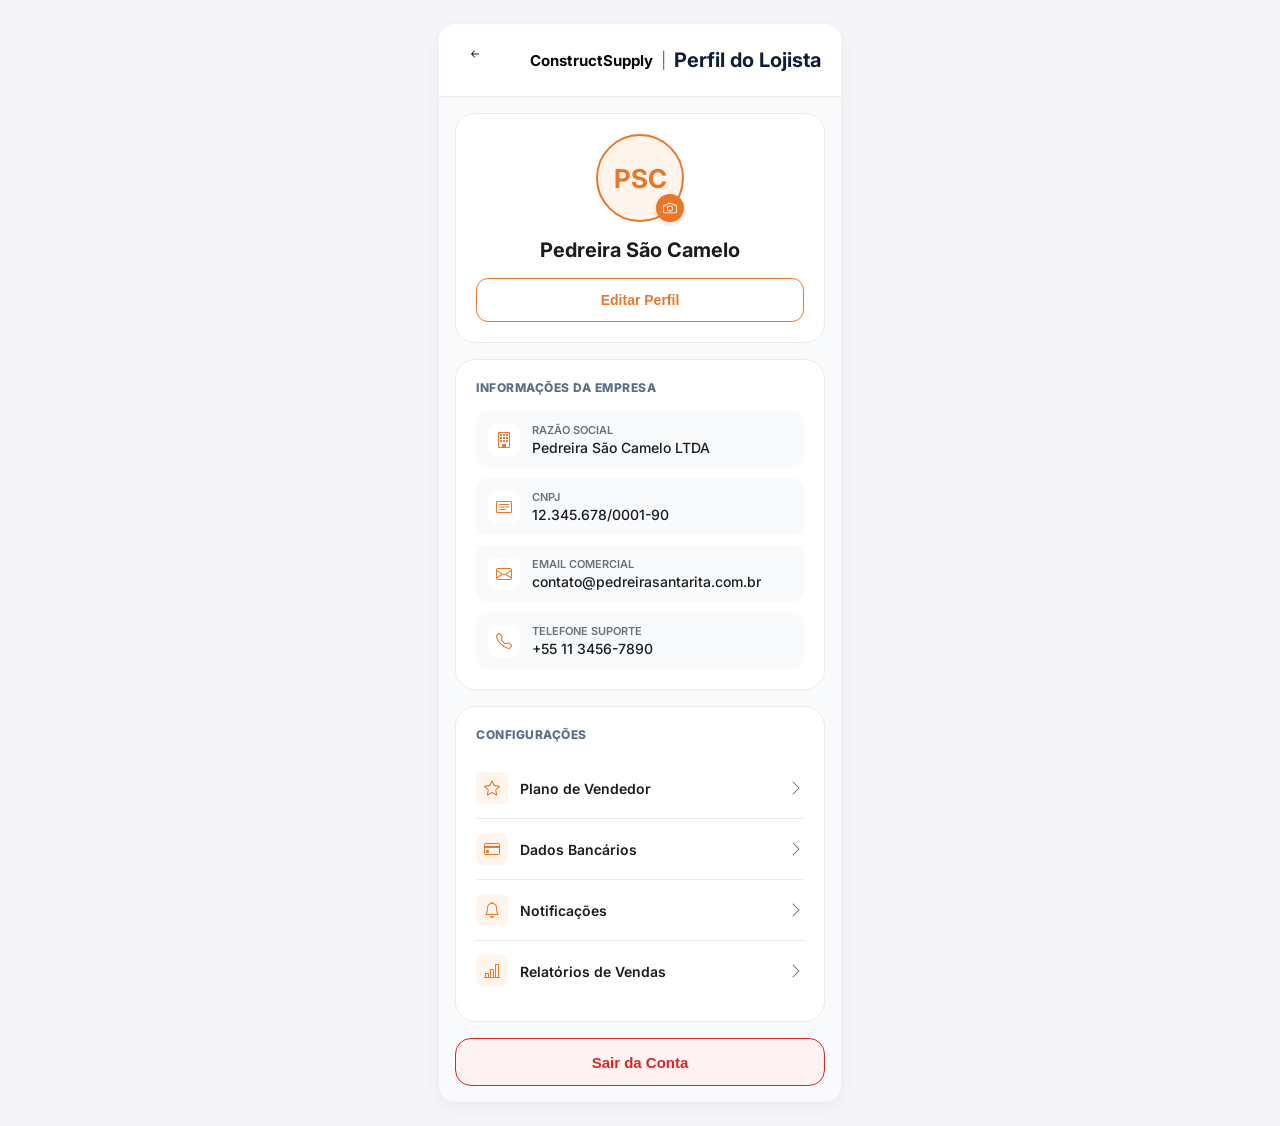
<file: perfil-lojista.html>
<!DOCTYPE html>
<html lang="pt-BR">
<head>
  <meta charset="UTF-8">
  <meta name="viewport" content="width=device-width, initial-scale=1.0">
  <title>ConstructSupply | Perfil do Lojista</title>
  <link rel="stylesheet" href="style.css">
</head>
<body data-tela="perfil-lojista">

  <main class="cartao-conteiner">

    <!-- barra superior de cima lá -->
    <nav class="navegacao-superior">
      <button type="button" class="botao-voltar" aria-label="Voltar" data-voltar data-destino-alternativo="gestao-pedidos-empresa.html"><svg xmlns="http://www.w3.org/2000/svg" width="16" height="16" fill="currentColor" class="bi bi-arrow-left-short" aria-hidden="true" viewBox="0 0 16 16">
  <path fill-rule="evenodd" d="M12 8a.5.5 0 0 1-.5.5H5.707l2.147 2.146a.5.5 0 0 1-.708.708l-3-3a.5.5 0 0 1 0-.708l3-3a.5.5 0 1 1 .708.708L5.707 7.5H11.5a.5.5 0 0 1 .5.5"/>
</svg></button>
      <div class="navegacao-marca">
        <span class="marca-nome">ConstructSupply</span>
        <span class="marca-divisoria">|</span>
        <span class="pagina-titulo">Perfil do Lojista</span>
      </div>
    </nav>

    <div class="perfil-conteudo">

      <!-- card principal de foto/iniciais e o nome da empresa -->
      <section class="perfil-cartao usuario-cabecalho-cartao">
        <div class="avatar-conteiner">
          <div class="avatar">PSC</div>
          <button type="button" class="avatar-selo" aria-label="Alterar logo da empresa" data-sem-destino="alteracao-de-imagem">
            <svg xmlns="http://www.w3.org/2000/svg" width="16" height="16" fill="currentColor" class="bi bi-camera" aria-hidden="true" viewBox="0 0 16 16">
  <path d="M15 12a1 1 0 0 1-1 1H2a1 1 0 0 1-1-1V6a1 1 0 0 1 1-1h1.172a3 3 0 0 0 2.12-.879l.83-.828A1 1 0 0 1 6.827 3h2.344a1 1 0 0 1 .707.293l.828.828A3 3 0 0 0 12.828 5H14a1 1 0 0 1 1 1zM2 4a2 2 0 0 0-2 2v6a2 2 0 0 0 2 2h12a2 2 0 0 0 2-2V6a2 2 0 0 0-2-2h-1.172a2 2 0 0 1-1.414-.586l-.828-.828A2 2 0 0 0 9.172 2H6.828a2 2 0 0 0-1.414.586l-.828.828A2 2 0 0 1 3.172 4z"/>
  <path d="M8 11a2.5 2.5 0 1 1 0-5 2.5 2.5 0 0 1 0 5m0 1a3.5 3.5 0 1 0 0-7 3.5 3.5 0 0 0 0 7M3 6.5a.5.5 0 1 1-1 0 .5.5 0 0 1 1 0"/>
</svg>
          </button>
        </div>
        <h1 class="usuario-nome">Pedreira São Camelo</h1>
        <button type="button" class="botao-contorno" data-sem-destino="edicao-de-perfil">Editar Perfil</button>
      </section>

      <!-- card das informações da empresa ao todos -->
      <section class="perfil-cartao">
        <h2 class="secao-titulo">Informações da Empresa</h2>

        <dl class="informacoes-lista">
          <!-- razão Social dela -->
          <div class="informacoes-item">
            <div class="informacoes-icone">
              <svg xmlns="http://www.w3.org/2000/svg" width="16" height="16" fill="currentColor" class="bi bi-building" aria-hidden="true" viewBox="0 0 16 16">
  <path d="M4 2.5a.5.5 0 0 1 .5-.5h1a.5.5 0 0 1 .5.5v1a.5.5 0 0 1-.5.5h-1a.5.5 0 0 1-.5-.5zm3 0a.5.5 0 0 1 .5-.5h1a.5.5 0 0 1 .5.5v1a.5.5 0 0 1-.5.5h-1a.5.5 0 0 1-.5-.5zm3.5-.5a.5.5 0 0 0-.5.5v1a.5.5 0 0 0 .5.5h1a.5.5 0 0 0 .5-.5v-1a.5.5 0 0 0-.5-.5zM4 5.5a.5.5 0 0 1 .5-.5h1a.5.5 0 0 1 .5.5v1a.5.5 0 0 1-.5.5h-1a.5.5 0 0 1-.5-.5zM7.5 5a.5.5 0 0 0-.5.5v1a.5.5 0 0 0 .5.5h1a.5.5 0 0 0 .5-.5v-1a.5.5 0 0 0-.5-.5zm2.5.5a.5.5 0 0 1 .5-.5h1a.5.5 0 0 1 .5.5v1a.5.5 0 0 1-.5.5h-1a.5.5 0 0 1-.5-.5zM4.5 8a.5.5 0 0 0-.5.5v1a.5.5 0 0 0 .5.5h1a.5.5 0 0 0 .5-.5v-1a.5.5 0 0 0-.5-.5zm2.5.5a.5.5 0 0 1 .5-.5h1a.5.5 0 0 1 .5.5v1a.5.5 0 0 1-.5.5h-1a.5.5 0 0 1-.5-.5zm3.5-.5a.5.5 0 0 0-.5.5v1a.5.5 0 0 0 .5.5h1a.5.5 0 0 0 .5-.5v-1a.5.5 0 0 0-.5-.5z"/>
  <path d="M2 1a1 1 0 0 1 1-1h10a1 1 0 0 1 1 1v14a1 1 0 0 1-1 1H3a1 1 0 0 1-1-1zm11 0H3v14h3v-2.5a.5.5 0 0 1 .5-.5h3a.5.5 0 0 1 .5.5V15h3z"/>
</svg>
            </div>
            <div class="informacoes-detalhes">
              <dt>Razão Social</dt>
              <dd>Pedreira São Camelo LTDA</dd>
            </div>
          </div>

          <div class="informacoes-item">
            <div class="informacoes-icone">
              <svg xmlns="http://www.w3.org/2000/svg" width="16" height="16" fill="currentColor" class="bi bi-card-text" aria-hidden="true" viewBox="0 0 16 16">
  <path d="M14.5 3a.5.5 0 0 1 .5.5v9a.5.5 0 0 1-.5.5h-13a.5.5 0 0 1-.5-.5v-9a.5.5 0 0 1 .5-.5zm-13-1A1.5 1.5 0 0 0 0 3.5v9A1.5 1.5 0 0 0 1.5 14h13a1.5 1.5 0 0 0 1.5-1.5v-9A1.5 1.5 0 0 0 14.5 2z"/>
  <path d="M3 5.5a.5.5 0 0 1 .5-.5h9a.5.5 0 0 1 0 1h-9a.5.5 0 0 1-.5-.5M3 8a.5.5 0 0 1 .5-.5h9a.5.5 0 0 1 0 1h-9A.5.5 0 0 1 3 8m0 2.5a.5.5 0 0 1 .5-.5h6a.5.5 0 0 1 0 1h-6a.5.5 0 0 1-.5-.5"/>
</svg>
            </div>
            <div class="informacoes-detalhes">
              <dt>CNPJ</dt>
              <dd>12.345.678/0001-90</dd>
            </div>
          </div>

          <div class="informacoes-item">
            <div class="informacoes-icone">
              <svg xmlns="http://www.w3.org/2000/svg" width="16" height="16" fill="currentColor" class="bi bi-envelope" aria-hidden="true" viewBox="0 0 16 16">
  <path d="M0 4a2 2 0 0 1 2-2h12a2 2 0 0 1 2 2v8a2 2 0 0 1-2 2H2a2 2 0 0 1-2-2zm2-1a1 1 0 0 0-1 1v.217l7 4.2 7-4.2V4a1 1 0 0 0-1-1zm13 2.383-4.708 2.825L15 11.105zm-.034 6.876-5.64-3.471L8 9.583l-1.326-.795-5.64 3.47A1 1 0 0 0 2 13h12a1 1 0 0 0 .966-.741M1 11.105l4.708-2.897L1 5.383z"/>
</svg>
            </div>
            <div class="informacoes-detalhes">
              <dt>Email Comercial</dt>
              <dd>contato@pedreirasantarita.com.br</dd>
            </div>
          </div>

          <div class="informacoes-item">
            <div class="informacoes-icone">
              <svg xmlns="http://www.w3.org/2000/svg" width="16" height="16" fill="currentColor" class="bi bi-telephone" aria-hidden="true" viewBox="0 0 16 16">
  <path d="M3.654 1.328a.678.678 0 0 0-1.015-.063L1.605 2.3c-.483.484-.661 1.169-.45 1.77a17.6 17.6 0 0 0 4.168 6.608 17.6 17.6 0 0 0 6.608 4.168c.601.211 1.286.033 1.77-.45l1.034-1.034a.678.678 0 0 0-.063-1.015l-2.307-1.794a.68.68 0 0 0-.58-.122l-2.19.547a1.75 1.75 0 0 1-1.657-.459L5.482 8.062a1.75 1.75 0 0 1-.46-1.657l.548-2.19a.68.68 0 0 0-.122-.58zM1.884.511a1.745 1.745 0 0 1 2.612.163L6.29 2.98c.329.423.445.974.315 1.494l-.547 2.19a.68.68 0 0 0 .178.643l2.457 2.457a.68.68 0 0 0 .644.178l2.189-.547a1.75 1.75 0 0 1 1.494.315l2.306 1.794c.829.645.905 1.87.163 2.611l-1.034 1.034c-.74.74-1.846 1.065-2.877.702a18.6 18.6 0 0 1-7.01-4.42 18.6 18.6 0 0 1-4.42-7.009c-.362-1.03-.037-2.137.703-2.877z"/>
</svg>
            </div>
            <div class="informacoes-detalhes">
              <dt>Telefone Suporte</dt>
              <dd>+55 11 3456-7890</dd>
            </div>
          </div>
        </dl>
      </section>

      <!-- card que representaria a configurações do vendedor -->
      <section class="perfil-cartao">
        <h2 class="secao-titulo">Configurações</h2>

        <ul class="configuracoes-lista">

          <li>
            <a href="#" class="configuracoes-item" data-sem-destino="acao-sem-tela">
              <div class="configuracoes-rotulo">
                <div class="configuracoes-icone">
                  <svg xmlns="http://www.w3.org/2000/svg" width="16" height="16" fill="currentColor" class="bi bi-star" aria-hidden="true" viewBox="0 0 16 16">
  <path d="M2.866 14.85c-.078.444.36.791.746.593l4.39-2.256 4.389 2.256c.386.198.824-.149.746-.592l-.83-4.73 3.522-3.356c.33-.314.16-.888-.282-.95l-4.898-.696L8.465.792a.513.513 0 0 0-.927 0L5.354 5.12l-4.898.696c-.441.062-.612.636-.283.95l3.523 3.356-.83 4.73zm4.905-2.767-3.686 1.894.694-3.957a.56.56 0 0 0-.163-.505L1.71 6.745l4.052-.576a.53.53 0 0 0 .393-.288L8 2.223l1.847 3.658a.53.53 0 0 0 .393.288l4.052.575-2.906 2.77a.56.56 0 0 0-.163.506l.694 3.957-3.686-1.894a.5.5 0 0 0-.461 0z"/>
</svg>
                </div>
                <span>Plano de Vendedor</span>
              </div>
              <svg xmlns="http://www.w3.org/2000/svg" width="16" height="16" fill="currentColor" class="bi bi-chevron-right seta" aria-hidden="true" viewBox="0 0 16 16">
  <path fill-rule="evenodd" d="M4.646 1.646a.5.5 0 0 1 .708 0l6 6a.5.5 0 0 1 0 .708l-6 6a.5.5 0 0 1-.708-.708L10.293 8 4.646 2.354a.5.5 0 0 1 0-.708"/>
</svg>
            </a>
          </li>

          <!-- dados bancários pra receber coisa do tipo -->
          <li>
            <a href="#" class="configuracoes-item" data-sem-destino="acao-sem-tela">
              <div class="configuracoes-rotulo">
                <div class="configuracoes-icone">
                  <svg xmlns="http://www.w3.org/2000/svg" width="16" height="16" fill="currentColor" class="bi bi-credit-card" aria-hidden="true" viewBox="0 0 16 16">
  <path d="M0 4a2 2 0 0 1 2-2h12a2 2 0 0 1 2 2v8a2 2 0 0 1-2 2H2a2 2 0 0 1-2-2zm2-1a1 1 0 0 0-1 1v1h14V4a1 1 0 0 0-1-1zm13 4H1v5a1 1 0 0 0 1 1h12a1 1 0 0 0 1-1z"/>
  <path d="M2 10a1 1 0 0 1 1-1h1a1 1 0 0 1 1 1v1a1 1 0 0 1-1 1H3a1 1 0 0 1-1-1z"/>
</svg>
                </div>
                <span>Dados Bancários</span>
              </div>
              <svg xmlns="http://www.w3.org/2000/svg" width="16" height="16" fill="currentColor" class="bi bi-chevron-right seta" aria-hidden="true" viewBox="0 0 16 16">
  <path fill-rule="evenodd" d="M4.646 1.646a.5.5 0 0 1 .708 0l6 6a.5.5 0 0 1 0 .708l-6 6a.5.5 0 0 1-.708-.708L10.293 8 4.646 2.354a.5.5 0 0 1 0-.708"/>
</svg>
            </a>
          </li>

          <!-- notificações das coisas, (vendas e coisas importantes que nao vem na cabeça agora mas tu coloca aqui depois) -->
          <li>
            <a href="#" class="configuracoes-item" data-sem-destino="acao-sem-tela">
              <div class="configuracoes-rotulo">
                <div class="configuracoes-icone">
                  <svg xmlns="http://www.w3.org/2000/svg" width="16" height="16" fill="currentColor" class="bi bi-bell" aria-hidden="true" viewBox="0 0 16 16">
  <path d="M8 16a2 2 0 0 0 2-2H6a2 2 0 0 0 2 2M8 1.918l-.797.161A4 4 0 0 0 4 6c0 .628-.134 2.197-.459 3.742-.16.767-.376 1.566-.663 2.258h10.244c-.287-.692-.502-1.49-.663-2.258C12.134 8.197 12 6.628 12 6a4 4 0 0 0-3.203-3.92zM14.22 12c.223.447.481.801.78 1H1c.299-.199.557-.553.78-1C2.68 10.2 3 6.88 3 6c0-2.42 1.72-4.44 4.005-4.901a1 1 0 1 1 1.99 0A5 5 0 0 1 13 6c0 .88.32 4.2 1.22 6"/>
</svg>
                </div>
                <span>Notificações</span>
              </div>
              <svg xmlns="http://www.w3.org/2000/svg" width="16" height="16" fill="currentColor" class="bi bi-chevron-right seta" aria-hidden="true" viewBox="0 0 16 16">
  <path fill-rule="evenodd" d="M4.646 1.646a.5.5 0 0 1 .708 0l6 6a.5.5 0 0 1 0 .708l-6 6a.5.5 0 0 1-.708-.708L10.293 8 4.646 2.354a.5.5 0 0 1 0-.708"/>
</svg>
            </a>
          </li>

          <!-- relatórios das vendas (lembrar de fazer mais  tela pra isso, SE DER TEMPO CARAMBA, pois o yuri disse que é melhor eu parar o quanto antes de fazer essas telas kkk, por garantia bora deixar o dia aqui pra ver se da tempo quando voltar nessa parte 03/10) -->
          <li>
            <a href="#" class="configuracoes-item" data-sem-destino="acao-sem-tela">
              <div class="configuracoes-rotulo">
                <div class="configuracoes-icone">
                  <svg xmlns="http://www.w3.org/2000/svg" width="16" height="16" fill="currentColor" class="bi bi-bar-chart-line" aria-hidden="true" viewBox="0 0 16 16">
  <path d="M11 2a1 1 0 0 1 1-1h2a1 1 0 0 1 1 1v12h.5a.5.5 0 0 1 0 1H.5a.5.5 0 0 1 0-1H1v-3a1 1 0 0 1 1-1h2a1 1 0 0 1 1 1v3h1V7a1 1 0 0 1 1-1h2a1 1 0 0 1 1 1v7h1zm1 12h2V2h-2zm-3 0V7H7v7zm-5 0v-3H2v3z"/>
</svg>
                </div>
                <span>Relatórios de Vendas</span>
              </div>
              <svg xmlns="http://www.w3.org/2000/svg" width="16" height="16" fill="currentColor" class="bi bi-chevron-right seta" aria-hidden="true" viewBox="0 0 16 16">
  <path fill-rule="evenodd" d="M4.646 1.646a.5.5 0 0 1 .708 0l6 6a.5.5 0 0 1 0 .708l-6 6a.5.5 0 0 1-.708-.708L10.293 8 4.646 2.354a.5.5 0 0 1 0-.708"/>
</svg>
            </a>
          </li>
        </ul>
      </section>

      <!-- botão pra açai -->
      <button type="button" class="botao-sair" data-ir-para="index.html">Sair da Conta</button>

    </div>
  </main>

  <script src="script.js" defer></script>
</body>
</html>
</file>
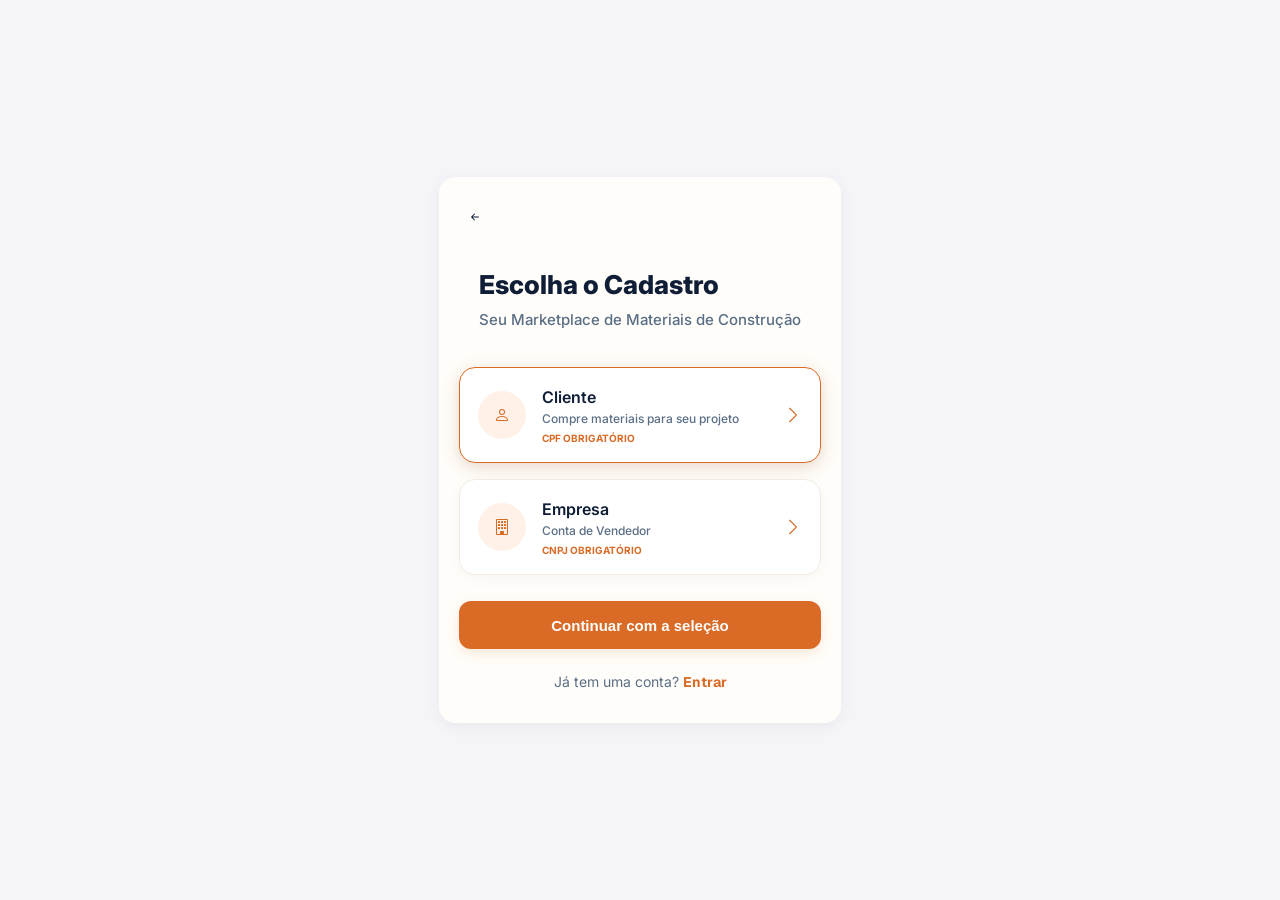
<file: selecao-tipo-conta-cadastro.html>
<!DOCTYPE html>
<html lang="pt-BR">
<head>
  <meta charset="UTF-8">
  <meta name="viewport" content="width=device-width, initial-scale=1.0">
  <title>ConstructSupply - Escolha o Cadastro</title>
  <link rel="stylesheet" href="style.css">
</head>
<body data-tela="selecao-tipo-conta-cadastro">

  <main class="cartao-conteiner">

    <!-- botão da volta -->
    <button type="button" class="botao-voltar" aria-label="Voltar" data-voltar data-destino-alternativo="index.html"><svg xmlns="http://www.w3.org/2000/svg" width="16" height="16" fill="currentColor" class="bi bi-arrow-left-short" aria-hidden="true" viewBox="0 0 16 16">
  <path fill-rule="evenodd" d="M12 8a.5.5 0 0 1-.5.5H5.707l2.147 2.146a.5.5 0 0 1-.708.708l-3-3a.5.5 0 0 1 0-.708l3-3a.5.5 0 1 1 .708.708L5.707 7.5H11.5a.5.5 0 0 1 .5.5"/>
</svg></button>

    <!-- head -->
    <header class="cartao-cabecalho">
      <h1 class="titulo">Escolha o Cadastro</h1>
      <p class="subtitulo">Seu Marketplace de Materiais de Construção</p>
    </header>

    <!-- forms de seleção -->
    <form class="opcoes-formulario" action="" method="GET" data-selecao-cadastro data-destino-cliente="cadastro-cliente.html" data-destino-empresa="cadastro-empresa.html">

      <!-- Opção 1 é do cliente  -->
      <label class="conta-opcao">
        <input type="radio" name="account_type" value="cliente" checked>

        <div class="opcao-cartao">
          <div class="icone-envoltorio">
            <!-- icone do usuário ou pessoa  -->
            <svg xmlns="http://www.w3.org/2000/svg" width="16" height="16" fill="currentColor" class="bi bi-person" aria-hidden="true" viewBox="0 0 16 16">
  <path d="M8 8a3 3 0 1 0 0-6 3 3 0 0 0 0 6m2-3a2 2 0 1 1-4 0 2 2 0 0 1 4 0m4 8c0 1-1 1-1 1H3s-1 0-1-1 1-4 6-4 6 3 6 4m-1-.004c-.001-.246-.154-.986-.832-1.664C11.516 10.68 10.289 10 8 10s-3.516.68-4.168 1.332c-.678.678-.83 1.418-.832 1.664z"/>
</svg>
          </div>

          <div class="opcao-informacoes">
            <span class="opcao-titulo">Cliente</span>
            <span class="opcao-descricao">Compre materiais para seu projeto</span>
            <span class="opcao-selo">CPF OBRIGATÓRIO</span>
          </div>

          <div class="seta-icone">
            <svg xmlns="http://www.w3.org/2000/svg" width="16" height="16" fill="currentColor" class="bi bi-chevron-right" aria-hidden="true" viewBox="0 0 16 16">
  <path fill-rule="evenodd" d="M4.646 1.646a.5.5 0 0 1 .708 0l6 6a.5.5 0 0 1 0 .708l-6 6a.5.5 0 0 1-.708-.708L10.293 8 4.646 2.354a.5.5 0 0 1 0-.708"/>
</svg>
          </div>
        </div>
      </label>

      <!-- Opção 2 é da empresa -->
      <label class="conta-opcao">
        <input type="radio" name="account_type" value="empresa">

        <div class="opcao-cartao">
          <div class="icone-envoltorio">
            <!-- icone de empresa/edificio -->
            <svg xmlns="http://www.w3.org/2000/svg" width="16" height="16" fill="currentColor" class="bi bi-building" aria-hidden="true" viewBox="0 0 16 16">
  <path d="M4 2.5a.5.5 0 0 1 .5-.5h1a.5.5 0 0 1 .5.5v1a.5.5 0 0 1-.5.5h-1a.5.5 0 0 1-.5-.5zm3 0a.5.5 0 0 1 .5-.5h1a.5.5 0 0 1 .5.5v1a.5.5 0 0 1-.5.5h-1a.5.5 0 0 1-.5-.5zm3.5-.5a.5.5 0 0 0-.5.5v1a.5.5 0 0 0 .5.5h1a.5.5 0 0 0 .5-.5v-1a.5.5 0 0 0-.5-.5zM4 5.5a.5.5 0 0 1 .5-.5h1a.5.5 0 0 1 .5.5v1a.5.5 0 0 1-.5.5h-1a.5.5 0 0 1-.5-.5zM7.5 5a.5.5 0 0 0-.5.5v1a.5.5 0 0 0 .5.5h1a.5.5 0 0 0 .5-.5v-1a.5.5 0 0 0-.5-.5zm2.5.5a.5.5 0 0 1 .5-.5h1a.5.5 0 0 1 .5.5v1a.5.5 0 0 1-.5.5h-1a.5.5 0 0 1-.5-.5zM4.5 8a.5.5 0 0 0-.5.5v1a.5.5 0 0 0 .5.5h1a.5.5 0 0 0 .5-.5v-1a.5.5 0 0 0-.5-.5zm2.5.5a.5.5 0 0 1 .5-.5h1a.5.5 0 0 1 .5.5v1a.5.5 0 0 1-.5.5h-1a.5.5 0 0 1-.5-.5zm3.5-.5a.5.5 0 0 0-.5.5v1a.5.5 0 0 0 .5.5h1a.5.5 0 0 0 .5-.5v-1a.5.5 0 0 0-.5-.5z"/>
  <path d="M2 1a1 1 0 0 1 1-1h10a1 1 0 0 1 1 1v14a1 1 0 0 1-1 1H3a1 1 0 0 1-1-1zm11 0H3v14h3v-2.5a.5.5 0 0 1 .5-.5h3a.5.5 0 0 1 .5.5V15h3z"/>
</svg>
          </div>

          <div class="opcao-informacoes">
            <span class="opcao-titulo">Empresa</span>
            <span class="opcao-descricao">Conta de Vendedor</span>
            <span class="opcao-selo">CNPJ OBRIGATÓRIO</span>
          </div>

          <div class="seta-icone">
            <svg xmlns="http://www.w3.org/2000/svg" width="16" height="16" fill="currentColor" class="bi bi-chevron-right" aria-hidden="true" viewBox="0 0 16 16">
  <path fill-rule="evenodd" d="M4.646 1.646a.5.5 0 0 1 .708 0l6 6a.5.5 0 0 1 0 .708l-6 6a.5.5 0 0 1-.708-.708L10.293 8 4.646 2.354a.5.5 0 0 1 0-.708"/>
</svg>
          </div>
        </div>
      </label>

      <!-- botão que confirma a seleção -->
      <button type="submit" class="botao-principal">Continuar com a seleção</button>
    </form>

    <!-- rodapé -->
    <footer class="cartao-rodape">
      <p>Já tem uma conta? <a href="index.html" class="entrar-link" data-ir-para="index.html">Entrar</a></p>
    </footer>

  </main>

  <script src="script.js" defer></script>
</body>
</html>
</file>
<file: style.css>
@import url("https://fonts.googleapis.com/css2?family=Geist:wght@400;600;700&family=Outfit:wght@800&family=Inter:wght@400;500;600;700;800&display=swap");
/* algo parecido com a biblioteca dos ícones: https://icons.getbootstrap.com/ (depois que der certo tu pesquisa se é isso mesmo)*/

/* lembrar de tentar entender o pq o cara fez assim*/
* {
  box-sizing: border-box;
  margin: 0;
  padding: 0;
}
body {
  min-height: 100vh;
  display: flex;
  justify-content: center;
  background-color: #f4f4f9;
  font-family: 'Inter', sans-serif;
  align-items: center;
  padding: 24px 0;
}
.cartao-conteiner {
  width: 100%;
  max-width: 402px;
  background-color: #FFFDF9;
  padding: 0;
  border-radius: 16px;
  box-shadow: 0 4px 16px rgba(0, 0, 0, 0.05);
  display: flex;
  flex-direction: column;
  overflow: hidden;
}
body[data-tela="selecao-tipo-conta-cadastro"] .cartao-conteiner {
  padding: 24px 20px 32px;
}
body[data-tela="perfil-cliente"] .cartao-conteiner,
body[data-tela="perfil-lojista"] .cartao-conteiner {
  background-color: #F9FAFB;
}
/* mantém os SVGs no tamanho de fonte definido para cada ícone. */
.bi {
  width: 1em;
  height: 1em;
}

/* tela de login em si */
.entrar-conteiner {
  display: flex;
  flex-direction: column;
  width: 100%;
  max-width: 402px;
  min-height: 100svh;
  padding: 82px 24px 89px;
  background-color: #FFFDF9;
}
.entrar-cabecalho {
  margin-bottom: 35px;
}
.marca-titulo {
  color: #111827;
  font-family: 'Outfit', sans-serif;
  font-size: 32px;
  font-weight: 800;
  line-height: 38px;
}
.entrar-formulario {
  display: flex;
  flex-direction: column;
  gap: 22px;
}
.esqueceu-senha {
  align-self: flex-end;
  margin-top: -1px;
  color: #E8772A;
  font-size: 13px;
  font-weight: 600;
  line-height: 16px;
  text-decoration: none;
}
.esqueceu-senha:hover {
  text-decoration: underline;
}
.cadastro-link:hover {
  text-decoration: underline;
}
.botao-entrar {
  width: 100%;
  height: 52px;
  margin-top: 14px;
  border: none;
  border-radius: 8px;
  background-color: #E8772A;
  color: #FFFFFF;
  font-family: 'Geist', sans-serif;
  font-size: 16px;
  font-weight: 700;
  cursor: pointer;
}
.botao-entrar:hover {
  background-color: #d0651f;
}
/* rodapé da tela de login */
.entrar-rodape {
  display: flex;
  min-height: 71px;
  align-items: flex-end;
  justify-content: center;
  margin-top: auto;
  padding-bottom: 15px;
  color: #767676;
  font-family: 'Inter', sans-serif;
  font-size: 14px;
  line-height: 20px;
}
.cadastro-link {
  color: #E8772A;
  font-family: 'Geist', sans-serif;
  font-weight: 700;
  text-decoration: none;
}
.risco-preto {
  position: fixed;
  bottom: 26px;
  left: 50%;
  width: 134px;
  height: 5px;
  transform: translateX(-50%);
  border-radius: 2.5px;
  background-color: #000000;
}
/* seleção da conta e os formulários de cadastro */
.opcoes-formulario,
.conta-selecao {
  display: flex;
  flex-direction: column;
  gap: 16px;
}
.conta-opcao input[type="radio"] {
  display: none;
}
.conta-opcao {
  cursor: pointer;
}
.opcao-cartao,
.conta-cartao {
  display: flex;
  align-items: center;
  gap: 16px;
  padding: 18px;
  background-color: #FFFFFF;
  border: 1px solid #F1EBE4;
  border-radius: 16px;
  box-shadow: 0px 4px 16px rgba(31, 46, 69, 0.03);
}
.opcao-cartao {
  transition: border-color 0.2s, box-shadow 0.2s;
}
.conta-opcao input[type="radio"]:checked + .opcao-cartao {
  border-color: #D96B27;
  box-shadow: 0px 4px 16px rgba(160, 96, 56, 0.236);
}
.icone-envoltorio,
.icone-circulo {
  width: 48px;
  height: 48px;
  background-color: #FFF1E7;
  color: #D96B27;
  border-radius: 50%;
  display: flex;
  align-items: center;
  justify-content: center;
  flex-shrink: 0;
}
.icone-envoltorio .bi {
  font-size: 16px;
}
.opcao-informacoes {
  display: flex;
  flex-direction: column;
  gap: 3px;
  flex-grow: 1;
}
.opcao-titulo,
.conta-titulo {
  font-size: 16px;
  font-weight: 600;
  line-height: 22px;
  color: #0F1E36;
}
.opcao-descricao,
.conta-descricao {
  font-size: 12px;
  font-weight: 500;
  line-height: 16px;
  color: #5A6E85;
}
.opcao-selo,
.conta-selo {
  font-size: 10px;
  font-weight: 700;
  color: #D96B27;
  text-transform: uppercase;
  margin-top: 2px;
}
/* re er o rodapé da seleção de cadastro */
.cartao-rodape {
  margin-top: 24px;
  text-align: center;
}
.cartao-rodape p,
.configuracao-linha label {
  font-size: 14px;
  color: #5A6E85;
}
.entrar-link {
  font-family: 'Geist', sans-serif;
  color: #D96B27;
  font-weight: 700;
  text-decoration: none;
}
.entrar-link:hover {
  text-decoration: underline;
}
.informacoes-icone .bi,
.configuracoes-icone .bi {
  width: 16px;
  height: 16px;
  color: #E8772A;
  flex-shrink: 0;
  font-size: 16px;
}
.configuracoes-icone .bi {
  display: block;
}
/* aqui fica o perfi dos clientes e do lojista */
.navegacao-marca,
.cabecalho-acoes,
.coluna-cabecalho,
.situacao-indicador {
  display: flex;
  align-items: center;
  gap: 8px;
}
.marca-nome {
  font-size: 15px;
  font-weight: 700;
  color: #0B0704;
}
.marca-divisoria {
  color: #6C7074;
}
.perfil-conteudo {
  padding: 16px;
  display: flex;
  flex-direction: column;
  gap: 16px;
}
.perfil-cartao {
  background-color: #FFFFFF;
  border-radius: 20px;
  border: 1px solid #E9ECEF;
  padding: 20px;
}
.usuario-cabecalho-cartao {
  display: flex;
  flex-direction: column;
  align-items: center;
  text-align: center;
}
.avatar-conteiner {
  position: relative;
  width: 88px;
  height: 88px;
  margin-bottom: 16px;
}
.avatar {
  width: 100%;
  height: 100%;
  border-radius: 50%;
  background-color: #FFF5ED;
  border: 2px solid #E8772A;
  color: #E8772A;
  font-size: 26px;
  font-weight: 700;
  display: flex;
  align-items: center;
  justify-content: center;
}
.avatar-selo {
  position: absolute;
  bottom: 0;
  right: 0;
  width: 28px;
  height: 28px;
  background-color: #E8772A;
  border: none;
  border-radius: 50%;
  box-shadow: 0 2px 4px rgba(0, 0, 0, 0.15);
  display: flex;
  align-items: center;
  justify-content: center;
  color: #FFFFFF;
  cursor: pointer;
}
.avatar-selo .bi {
  font-size: 14px;
}
.usuario-nome {
  font-size: 20px;
  font-weight: 700;
  color: #1A1C1E;
  margin-bottom: 16px;
}
.botao-contorno {
  width: 100%;
  height: 44px;
  background: transparent;
  border: 1.5px solid #E8772A;
  border-radius: 12px;
  color: #E8772A;
  font-size: 14px;
  font-weight: 700;
  cursor: pointer;
  transition: all 0.2s;
}
.botao-contorno:hover {
  background-color: #FFF5ED;
}
.informacoes-lista {
  display: flex;
  flex-direction: column;
  gap: 10px;
}
.informacoes-item {
  display: flex;
  align-items: center;
  gap: 12px;
  padding: 12px;
  background-color: #F9FAFB;
  border-radius: 12px;
}
.informacoes-icone,
.configuracoes-icone {
  width: 32px;
  height: 32px;
  border-radius: 8px;
  display: flex;
  align-items: center;
  justify-content: center;
}
.informacoes-icone {
  background-color: #FFFFFF;
  flex-shrink: 0;
  color: #D96B27;
}
.conta-detalhes {
  display: flex;
  flex-direction: column;
  gap: 3px;
  flex: 1;
}
.informacoes-detalhes dt {
  font-size: 11px;
  font-weight: 600;
  color: #6C7074;
  text-transform: uppercase;
}
.informacoes-detalhes dd {
  font-size: 14px;
  font-weight: 500;
  color: #1A1C1E;
  margin-top: 2px;
}
.configuracoes-lista {
  list-style: none;
}
.configuracoes-item {
  display: flex;
  align-items: center;
  justify-content: space-between;
  padding: 14px 0;
  border-bottom: 1px solid #E9ECEF;
  text-decoration: none;
  color: #1A1C1E;
  font-size: 14px;
  font-weight: 600;
}
.configuracoes-lista li:last-child .configuracoes-item {
  border-bottom: none;
}
.configuracoes-rotulo {
  display: flex;
  align-items: center;
  gap: 12px;
}
.configuracoes-icone {
  background-color: #FFF5ED;
}
.seta {
  color: #6C7074;
  width: 16px;
  height: 16px;
  flex-shrink: 0;
  display: inline-block;
  font-size: 16px;
}
/* botao de sair dos perfis */
.botao-sair {
  width: 100%;
  height: 48px;
  background-color: #FEF2F2;
  border: 1px solid #DC2626;
  border-radius: 16px;
  color: #DC2626;
  font-size: 15px;
  font-weight: 700;
  cursor: pointer;
  transition: background-color 0.2s;
}
.botao-sair:hover {
  background-color: #fee2e2;
}
.cadastro-formulario {
  padding: 0 20px 28px;
  display: flex;
  flex-direction: column;
  gap: 14px;
}
.grupo-campo {
  position: relative;
  display: flex;
  flex-direction: column;
  gap: 6px;
}
.grupo-campo label {
  color: #5A6E85;
  font-size: 11px;
  font-weight: 700;
  line-height: 13px;
  text-transform: uppercase;
}
.grupo-campo .obrigatorio {
  color: #D96B27;
  font-weight: 700;
}
.grupo-campo input {
  width: 100%;
  height: 44px;
  padding: 0 16px;
  border: 1px solid #F1EBE4;
  border-radius: 8px;
  outline: none;
  background-color: #FFFFFF;
  color: #1F2E45;
  font-family: 'Geist', sans-serif;
  font-size: 14px;
  transition: border-color 0.2s;
}
.grupo-campo input:focus {
  border-color: #D96B27;
}
.grupo-campo input::placeholder {
  color: #8B9EAF;
  opacity: 1;
}
.painel-conteudo {
  padding: 20px;
  display: flex;
  flex-direction: column;
  gap: 18px;
}
.loja-cabecalho {
  display: flex;
  align-items: center;
  gap: 16px;
}
/* painel do lojista */
.loja-avatar {
  width: 56px;
  height: 56px;
  background-color: #FFF1E7;
  border-radius: 50%;
  display: flex;
  align-items: center;
  justify-content: center;
  flex-shrink: 0;
  color: #D96B27;
}
.loja-avatar .bi {
  font-size: 24px;
}
.loja-nome {
  font-size: 16px;
  font-weight: 600;
  color: #0F1E36;
}
.plano-seletor,
.superior-acoes,
.cartao-acoes,
.cartao-informacoes-dividido {
  display: flex;
  gap: 8px;
}
.plano-botao {
  flex: 1;
  height: 36px;
  border-radius: 8px;
  font-size: 12px;
  font-weight: 600;
  cursor: pointer;
  background-color: #FFFFFF;
  color: #5A6E85;
  border: 1px solid #F1EBE4;
  transition: all 0.2s;
}
.plano-botao.ativo {
  background-color: #D96B27;
  color: #FFFFFF;
  border-color: #D96B27;
  font-weight: 700;
}
.plano-beneficios {
  list-style: none;
  display: flex;
  flex-direction: column;
  gap: 8px;
}
.plano-beneficios li {
  display: flex;
  align-items: center;
  gap: 8px;
  font-size: 13px;
  color: #1F2E45;
}
.verificacao-icone {
  color: #D96B27;
  font-weight: bold;
  font-size: 16px;
}
.catalogo-secao,
.carrinho-itens-lista,
.pedido-coluna {
  display: flex;
  flex-direction: column;
  gap: 12px;
}
.secao-cabecalho,
.configuracao-linha,
.cartao-linha-superior,
.cartao-linha-inferior,
.cartao-superior {
  display: flex;
  justify-content: space-between;
  align-items: center;
}
.botao-adicionar-item {
  display: inline-flex;
  align-items: center;
  gap: 4px;
  background-color: #FFF1E7;
  color: #D96B27;
  border: none;
  border-radius: 6px;
  padding: 6px 12px;
  font-size: 12px;
  font-weight: 700;
  cursor: pointer;
}
.produto-cartao {
  display: flex;
  align-items: center;
  gap: 12px;
  padding: 12px;
  background-color: #FFFFFF;
  border: 1px solid #F1EBE4;
  border-radius: 12px;
  box-shadow: 0 2px 8px rgba(31, 46, 69, 0.02);
}
.produto-imagem {
  width: 80px;
  height: 80px;
  border-radius: 8px;
  object-fit: cover;
}
.produto-detalhes,
.item-detalhes,
.informacoes-esquerda {
  display: flex;
  flex-direction: column;
  gap: 4px;
  flex: 1;
}
.produto-nome,
.cartao-digitos {
  font-size: 13px;
  font-weight: 600;
  color: #0F1E36;
}
.preco-linha {
  display: flex;
  align-items: center;
  gap: 6px;
}
.produto-preco {
  font-size: 15px;
  font-weight: 700;
  color: #D96B27;
}
.preco-divisoria {
  color: #8B9EAF;
  font-size: 12px;
}
.unidade-selo {
  font-size: 11px;
  font-weight: 600;
  color: #5A6E85;
  background-color: #FFFDF9;
  border: 1px solid #F1EBE4;
  padding: 1px 6px;
  border-radius: 4px;
}
.estoque-informacoes,
.unidade-rotulo,
.cartao-validade,
.pedido-itens {
  font-size: 12px;
  color: #5A6E85;
}
.alerta-selo {
  display: inline-flex;
  align-items: center;
  gap: 6px;
  background-color: #FFEFEF;
  color: #D64545;
  font-size: 11px;
  font-weight: 600;
  padding: 3px 8px;
  border-radius: 4px;
  width: fit-content;
}
.situacao-ponto {
  width: 6px;
  height: 6px;
  background-color: #D64545;
  border-radius: 50%;
}
.configuracao-cartao {
  background-color: #FFFFFF;
  border: 1px solid #F1EBE4;
  border-radius: 12px;
  padding: 14px 16px;
  display: flex;
  flex-direction: column;
  gap: 10px;
}
.configuracao-titulo {
  font-size: 12px;
  font-weight: 700;
  color: #0F1E36;
  text-transform: uppercase;
  letter-spacing: 0.5px;
}
.limiar-campo {
  width: 70px;
  height: 32px;
  text-align: center;
  font-size: 14px;
  font-weight: 700;
  color: #0F1E36;
  background-color: #FFFDF9;
  border: 1px solid #F1EBE4;
  border-radius: 6px;
  outline: none;
}
.principal-cabecalho {
  display: flex;
  justify-content: space-between;
  align-items: center;
  padding: 16px 20px;
  background-color: #FFFFFF;
  border-bottom: 1px solid #F1EBE4;
}
.logotipo-titulo {
  font-size: 20px;
  font-weight: 800;
  color: #0F1E36;
}
.icone-botao {
  background: none;
  border: none;
  width: 36px;
  height: 36px;
  display: flex;
  align-items: center;
  justify-content: center;
  border-radius: 8px;
  cursor: pointer;
  text-decoration: none;
  color: #0F1E36;
  transition: background-color 0.2s;
}
.icone-botao .bi {
  font-size: 20px;
}
.icone-botao:hover {
  background-color: #F1EBE4;
}
/* catálogo do cliente e preferências de notificação */
.catalogo-conteudo {
  padding: 16px 20px 24px;
  display: flex;
  flex-direction: column;
  gap: 16px;
}
.busca-caixa {
  display: flex;
  align-items: center;
  background-color: #FFFFFF;
  border: 1px solid #F1EBE4;
  border-radius: 12px;
  padding: 0 14px;
  height: 44px;
  gap: 10px;
}
.busca-caixa .bi {
  color: #5A6E85;
  font-size: 18px;
  flex-shrink: 0;
}
.busca-caixa input {
  border: none;
  outline: none;
  width: 100%;
  font-size: 14px;
  color: #0F1E36;
}
.busca-caixa input::placeholder {
  color: #8B9EAF;
}
.filtros-categoria {
  display: flex;
  gap: 8px;
  overflow-x: auto;
  padding-bottom: 4px;
  scrollbar-width: none;
}
.filtros-categoria::-webkit-scrollbar {
  display: none;
}
.filtro {
  white-space: nowrap;
  background-color: #FFFFFF;
  border: 1px solid #F1EBE4;
  border-radius: 20px;
  padding: 6px 14px;
  font-size: 13px;
  font-weight: 500;
  color: #5A6E85;
  cursor: pointer;
  transition: all 0.2s;
}
.filtro.ativo {
  background-color: #FFF1E7;
  border-color: #D96B27;
  color: #D96B27;
  font-weight: 700;
}
.produtos-grade {
  display: grid;
  grid-template-columns: repeat(2, 1fr);
  gap: 12px;
}
.item-cartao {
  background-color: #FFFFFF;
  border: 1px solid #F1EBE4;
  border-radius: 16px;
  padding: 10px;
  display: flex;
  flex-direction: column;
  justify-content: space-between;
  box-shadow: 0 4px 16px rgba(31, 46, 69, 0.03);
}
.item-miniatura {
  width: 100%;
  height: 95px;
  object-fit: cover;
  border-radius: 10px;
  margin-bottom: 8px;
}
.item-corpo,
.notificacao-texto {
  display: flex;
  flex-direction: column;
  gap: 2px;
}
.avaliacao-selo {
  display: inline-flex;
  align-items: center;
  gap: 4px;
  font-size: 12px;
  font-weight: 700;
  color: #0F1E36;
}
.estrela-icone {
  color: #F2C94C;
}
.item-titulo {
  font-size: 13px;
  font-weight: 700;
  color: #0F1E36;
  margin-top: 4px;
  line-height: 16px;
  white-space: nowrap;
  overflow: hidden;
  text-overflow: ellipsis;
}
.item-marca,
.item-preco small {
  font-size: 11px;
  color: #5A6E85;
  font-weight: 500;
}
.botao-adicionar {
  width: 100%;
  height: 32px;
  background-color: #FFF1E7;
  color: #D96B27;
  border: none;
  border-radius: 8px;
  font-size: 12px;
  font-weight: 700;
  cursor: pointer;
  transition: background-color 0.2s;
}
.botao-adicionar:hover {
  background-color: #ffe0cc;
}
.notificacao-secao {
  display: flex;
  flex-direction: column;
  gap: 8px;
  margin-top: 8px;
}
.secao-titulo {
  font-size: 12px;
  font-weight: 800;
  color: #5A6E85;
  margin-bottom: 16px;
  text-transform: uppercase;
  letter-spacing: 0.5px;
}
.notificacao-cartao,
.endereco-caixa {
  background-color: #FFFFFF;
  border: 1px solid #F1EBE4;
  border-radius: 16px;
  padding: 14px 16px;
  display: flex;
  flex-direction: column;
  gap: 12px;
}
.notificacao-item {
  display: flex;
  justify-content: space-between;
  align-items: center;
  gap: 12px;
}
.notificacao-titulo {
  font-size: 13px;
  font-weight: 700;
  color: #0F1E36;
}
.notificacao-descricao {
  font-size: 11px;
  color: #5A6E85;
  line-height: 14px;
}
.divisoria {
  border: none;
  border-top: 1px solid #F1EBE4;
}
.interruptor {
  position: relative;
  display: inline-block;
  width: 44px;
  height: 24px;
  flex-shrink: 0;
}
.interruptor input {
  opacity: 0;
  width: 0;
  height: 0;
}
.deslizador {
  position: absolute;
  cursor: pointer;
  inset: 0;
  background-color: #8B9EAF;
  border-radius: 24px;
  transition: 0.2s;
}
.deslizador:before {
  position: absolute;
  content: "";
  height: 20px;
  width: 20px;
  left: 2px;
  bottom: 2px;
  background-color: white;
  border-radius: 50%;
  transition: 0.2s;
}
.interruptor input:checked + .deslizador {
  background-color: #D96B27;
}
.interruptor input:checked + .deslizador:before {
  transform: translateX(20px);
}
/* carrinho e endereço e pagamento */
.carrinho-conteudo {
  padding: 16px 20px;
  display: flex;
  flex-direction: column;
  gap: 20px;
}
.secao-selo-titulo {
  font-size: 12px;
  font-weight: 800;
  color: #5A6E85;
  text-transform: uppercase;
  letter-spacing: 0.5px;
  margin-bottom: 10px;
}
.carrinho-item {
  display: flex;
  align-items: center;
  background-color: #FFFFFF;
  border: 1px solid #F1EBE4;
  border-radius: 16px;
  padding: 12px;
  gap: 12px;
  box-shadow: 0 4px 16px rgba(31, 46, 69, 0.03);
}
.item-imagem {
  width: 64px;
  height: 64px;
  border-radius: 8px;
  object-fit: cover;
  flex-shrink: 0;
}
.item-nome,
.cartao-tipo,
.navegacao-titulo,
.coluna-titulo,
.cliente-nome {
  font-size: 14px;
  font-weight: 700;
  color: #0F1E36;
}
.item-preco-situacao {
  display: flex;
  align-items: center;
  gap: 8px;
  flex-wrap: wrap;
}
.item-preco {
  font-size: 14px;
  font-weight: 700;
  color: #D96B27;
  margin: 4px 0 8px;
}
.situacao-etiqueta {
  font-size: 9px;
  font-weight: 700;
  padding: 2px 6px;
  border-radius: 4px;
}
.etiqueta-sucesso,
.selo-sucesso {
  background-color: #E8F5E9;
  color: #27AE60;
}
.etiqueta-aviso,
.selo-aguardando {
  background-color: #FFF1E7;
  color: #D96B27;
}
.item-quantidade-linha {
  display: flex;
  align-items: center;
  gap: 8px;
  margin-top: 2px;
}
.quantidade-controle {
  display: inline-flex;
  align-items: center;
  border: 1px solid #F1EBE4;
  border-radius: 6px;
  background-color: #FFFDF9;
  overflow: hidden;
}
.quantidade-botao {
  background: none;
  border: none;
  width: 26px;
  height: 25px;
  font-size: 14px;
  font-weight: 700;
  color: #5A6E85;
  cursor: pointer;
  display: flex;
  align-items: center;
  justify-content: center;
}
.quantidade-botao:hover {
  background-color: #f1ebe4;
}
.quantidade-valor {
  width: 28px;
  text-align: center;
  font-size: 13px;
  font-weight: 700;
  color: #0F1E36;
  border-left: 1px solid #F1EBE4;
  border-right: 1px solid #F1EBE4;
}
.botao-remover {
  background-color: #FFEFEF;
  border: none;
  border-radius: 8px;
  width: 32px;
  height: 32px;
  display: flex;
  align-items: center;
  justify-content: center;
  cursor: pointer;
  flex-shrink: 0;
  color: #D64545;
  transition: opacity 0.2s;
}
.botao-remover .bi {
  font-size: 14px;
}
.botao-remover:hover {
  opacity: 0.7;
}
.formulario-linha {
  display: flex;
  gap: 12px;
}
.campo-entrada,
.cartao-informacoes {
  display: flex;
  flex-direction: column;
  gap: 4px;
}
.campo-entrada label {
  font-size: 11px;
  font-weight: 700;
  color: #5A6E85;
  text-transform: uppercase;
}
.campo-entrada input {
  height: 38px;
  padding: 0 12px;
  background-color: #FFFDF9;
  border: 1px solid #F1EBE4;
  border-radius: 8px;
  font-size: 13px;
  color: #0F1E36;
  outline: none;
}
.coluna-cep {
  width: 110px;
}
.coluna-endereco {
  flex: 1;
}
.coluna-cidade {
  flex: 1;
}
.coluna-estado {
  width: 70px;
}
.pagamento-abas {
  display: flex;
  background-color: #FFFFFF;
  border: 1px solid #F1EBE4;
  border-radius: 10px;
  padding: 4px;
  gap: 4px;
}
.aba-botao {
  flex: 1;
  height: 31px;
  background: none;
  border: none;
  border-radius: 8px;
  font-size: 12px;
  font-weight: 600;
  color: #5A6E85;
  cursor: pointer;
}
.aba-botao.ativo {
  background-color: #D96B27;
  color: #FFFFFF;
  font-weight: 700;
}
.ativo-cartao-previa {
  margin-top: 10px;
  background-color: #FFF1E7;
  border: 1px solid #D96B27;
  border-radius: 12px;
  padding: 12px 14px;
  display: flex;
  flex-direction: column;
  gap: 8px;
}
/* aqui fica a gestão de pedidos e valores totais/rodapé do carrinho */
.pedido-resumo {
  background-color: #FFFFFF;
  border-top: 1px solid #F1EBE4;
  padding: 18px 20px 24px;
  display: flex;
  flex-direction: column;
  gap: 16px;
}
.resumo-linhas {
  display: flex;
  flex-direction: column;
  gap: 8px;
}
.resumo-linha {
  display: flex;
  justify-content: space-between;
  align-items: center;
  font-size: 13px;
  color: #5A6E85;
}
.valor-escuro {
  color: #0F1E36;
  font-weight: 600;
}
.valor-destaque {
  color: #D96B27;
  font-weight: 600;
}
.resumo-divisoria {
  border: none;
  border-top: 1px solid #F1EBE4;
  margin: 4px 0;
}
.total-linha {
  font-size: 15px;
  font-weight: 700;
  color: #0F1E36;
}
.total-preco {
  font-size: 20px;
  font-weight: 800;
  color: #D96B27;
}
.botao-principal {
  width: 100%;
  height: 48px;
  margin-top: 10px;
  background-color: #D96B27;
  color: #FFFFFF;
  border: none;
  border-radius: 12px;
  font-size: 15px;
  font-weight: 700;
  cursor: pointer;
  box-shadow: 0 4px 12px rgba(217, 107, 39, 0.15);
  transition: background-color 0.2s;
}
.botao-principal:hover {
  background-color: #be591c;
}
.navegacao-superior {
  margin: 0;
  display: flex;
  align-items: center;
  gap: 12px;
  padding: 14px 20px;
  background-color: #FFFFFF;
  border-bottom: 1px solid #F1EBE4;
  justify-content: space-between;
}
.navegacao-titulo-grupo {
  display: flex;
  align-items: center;
  gap: 10px;
}
.acao-botao {
  width: 32px;
  height: 32px;
  background-color: #FFF5ED;
  border: 1px solid #F1EBE4;
  border-radius: 8px;
  display: flex;
  align-items: center;
  justify-content: center;
  cursor: pointer;
  text-decoration: none;
  color: #0F1E36;
}
.acao-botao .bi {
  font-size: 18px;
}
.pedidos-conteudo {
  padding: 20px;
  display: flex;
  flex-direction: column;
  gap: 24px;
}
.pagina-titulo {
  font-size: 20px;
  font-weight: 700;
  color: #0F1E36;
}
.ponto {
  width: 8px;
  height: 8px;
  border-radius: 50%;
}
.ponto-aguardando {
  background-color: #D96B27;
}
.ponto-entrega {
  background-color: #2D9CDB;
}
.ponto-sucesso {
  background-color: #27AE60;
}
.ponto-recusado {
  background-color: #DB2D30;
}
.selo {
  font-size: 11px;
  font-weight: 700;
  padding: 1px 8px;
  border-radius: 10px;
}
.selo-entrega {
  background-color: #E2F0FD;
  color: #2D9CDB;
}
.selo-recusado {
  background-color: #FDE2E2;
  color: #DB2D30;
}
.selo-situacao {
  font-size: 11px;
  font-weight: 700;
  padding: 2px 8px;
  border-radius: 12px;
}
.cartoes-rolagem-conteiner {
  display: flex;
  gap: 12px;
  overflow-x: auto;
  padding-bottom: 6px;
  scrollbar-width: thin;
}
.cartoes-rolagem-conteiner::-webkit-scrollbar {
  height: 4px;
}
.cartoes-rolagem-conteiner::-webkit-scrollbar-thumb {
  background-color: #E5E7EB;
  border-radius: 4px;
}
.pedido-cartao {
  min-width: 260px;
  max-width: 260px;
  background-color: #FFFFFF;
  border: 1px solid #F1EBE4;
  border-radius: 16px;
  padding: 14px;
  display: flex;
  flex-direction: column;
  justify-content: space-between;
  gap: 12px;
  box-shadow: 0 4px 16px rgba(31, 46, 69, 0.03);
}
.cartao-atenuado {
  opacity: 0.92;
}
.pedido-identificador {
  font-size: 13px;
  font-weight: 700;
  color: #D96B27;
}
.pedido-tempo {
  font-size: 11px;
  color: #8B9EAF;
}
.tempo-destacado {
  color: #D96B27;
  background-color: #FFF1E7;
  padding: 2px 6px;
  border-radius: 10px;
  font-weight: 700;
}
.botao-recusar {
  flex: 1;
  height: 32px;
  background: transparent;
  border: 1px solid #D64545;
  border-radius: 8px;
  color: #D64545;
  font-size: 12px;
  font-weight: 700;
  cursor: pointer;
}
.botao-aceitar {
  flex: 1;
  height: 32px;
  background-color: #D96B27;
  border: none;
  border-radius: 8px;
  color: #FFFFFF;
  font-size: 12px;
  font-weight: 700;
  cursor: pointer;
}
.cartao-link {
  font-size: 12px;
  font-weight: 600;
  color: #D96B27;
  text-decoration: underline;
  align-self: flex-start;
}
.motivo-caixa {
  width: 90px;
  background-color: rgba(215, 215, 215, 0.2);
  border: 1px solid #F1EBE4;
  border-radius: 8px;
  padding: 6px;
  display: flex;
  flex-direction: column;
  gap: 2px;
}
.motivo-titulo {
  font-size: 11px;
  font-weight: 700;
  color: #D96B27;
}
.motivo-descricao {
  font-size: 9px;
  color: #5A6E85;
  line-height: 12px;
}
.navegacao-superior-simples {
  margin-bottom: 12px;
}
.botao-voltar {
  background: none;
  border: none;
  width: 32px;
  height: 32px;
  display: flex;
  align-items: center;
  justify-content: center;
  cursor: pointer;
  border-radius: 4px;
  margin-bottom: 12px;
  transition: opacity 0.2s;
  font-size: 24px;
  font-weight: bold;
  color: #0F1E36;
  line-height: 1;
  padding: 4px 8px;
}
.botao-voltar:hover {
  background-color: #f1ebe4;
  opacity: 0.6;
}
.cartao-cabecalho {
  margin-bottom: 24px;
  padding: 24px 20px 12px;
}
.titulo {
  font-size: 26px;
  font-weight: 800;
  line-height: 32px;
  color: #0F1E36;
}
.subtitulo {
  margin-top: 8px;
  color: #5A6E85;
  font-size: 15px;
  line-height: 22px;
  font-weight: 500;
}
.conta-cartao {
  text-decoration: none;
  transition: transform 0.15s, border-color 0.2s, box-shadow 0.2s;
}
.conta-cartao:hover {
  transform: translateY(-2px);
  border-color: #D96B27;
  box-shadow: 0 6px 18px rgba(217, 107, 39, 0.12);
}
.icone-circulo {
  color: #D96B27;
}
.icone-circulo .bi {
  font-size: 22px;
}
.seta-icone {
  display: flex;
  align-items: center;
  justify-content: center;
  color: #D96B27;
  flex-shrink: 0;
}
.seta-icone .bi {
  font-size: 18px;
}

/* layout para usar ´p iPhone 16 e telas estreitas tipo celular */
@media (max-width: 402px) {
  body {
    align-items: flex-start;
    min-height: 100svh;
    padding: env(safe-area-inset-top) 0 env(safe-area-inset-bottom);
  }

  .cartao-conteiner,
  .entrar-conteiner {
    flex-shrink: 0;
  }

  .entrar-conteiner,
  .cartao-conteiner {
    width: 100%;
    max-width: 100%;
    min-height: 100svh;
    margin: 0;
    border-radius: 0;
    box-shadow: none;
  }

  .cartao-conteiner {
    overflow: visible;
    padding: 0;
  }

  body[data-tela="selecao-tipo-conta-cadastro"] .cartao-conteiner {
    padding: 24px 20px calc(32px + env(safe-area-inset-bottom));
  }

  .entrar-conteiner {
    padding: 9svh 24px calc(24px + env(safe-area-inset-bottom));
  }

  .navegacao-superior {
    width: auto;
    min-width: 0;
    flex: 0 1 auto;
    align-self: auto;
    position: static;
    transform: none;
  }

  .navegacao-titulo,
  .pagina-titulo {
    min-width: 0;
    overflow: hidden;
    text-overflow: ellipsis;
    white-space: nowrap;
  }

  .grupo-campo input,
  .busca-caixa input,
  .endereco-caixa input,
  .limiar-campo,
  select,
  textarea {
    font-size: 16px;
  }


}
</file>
